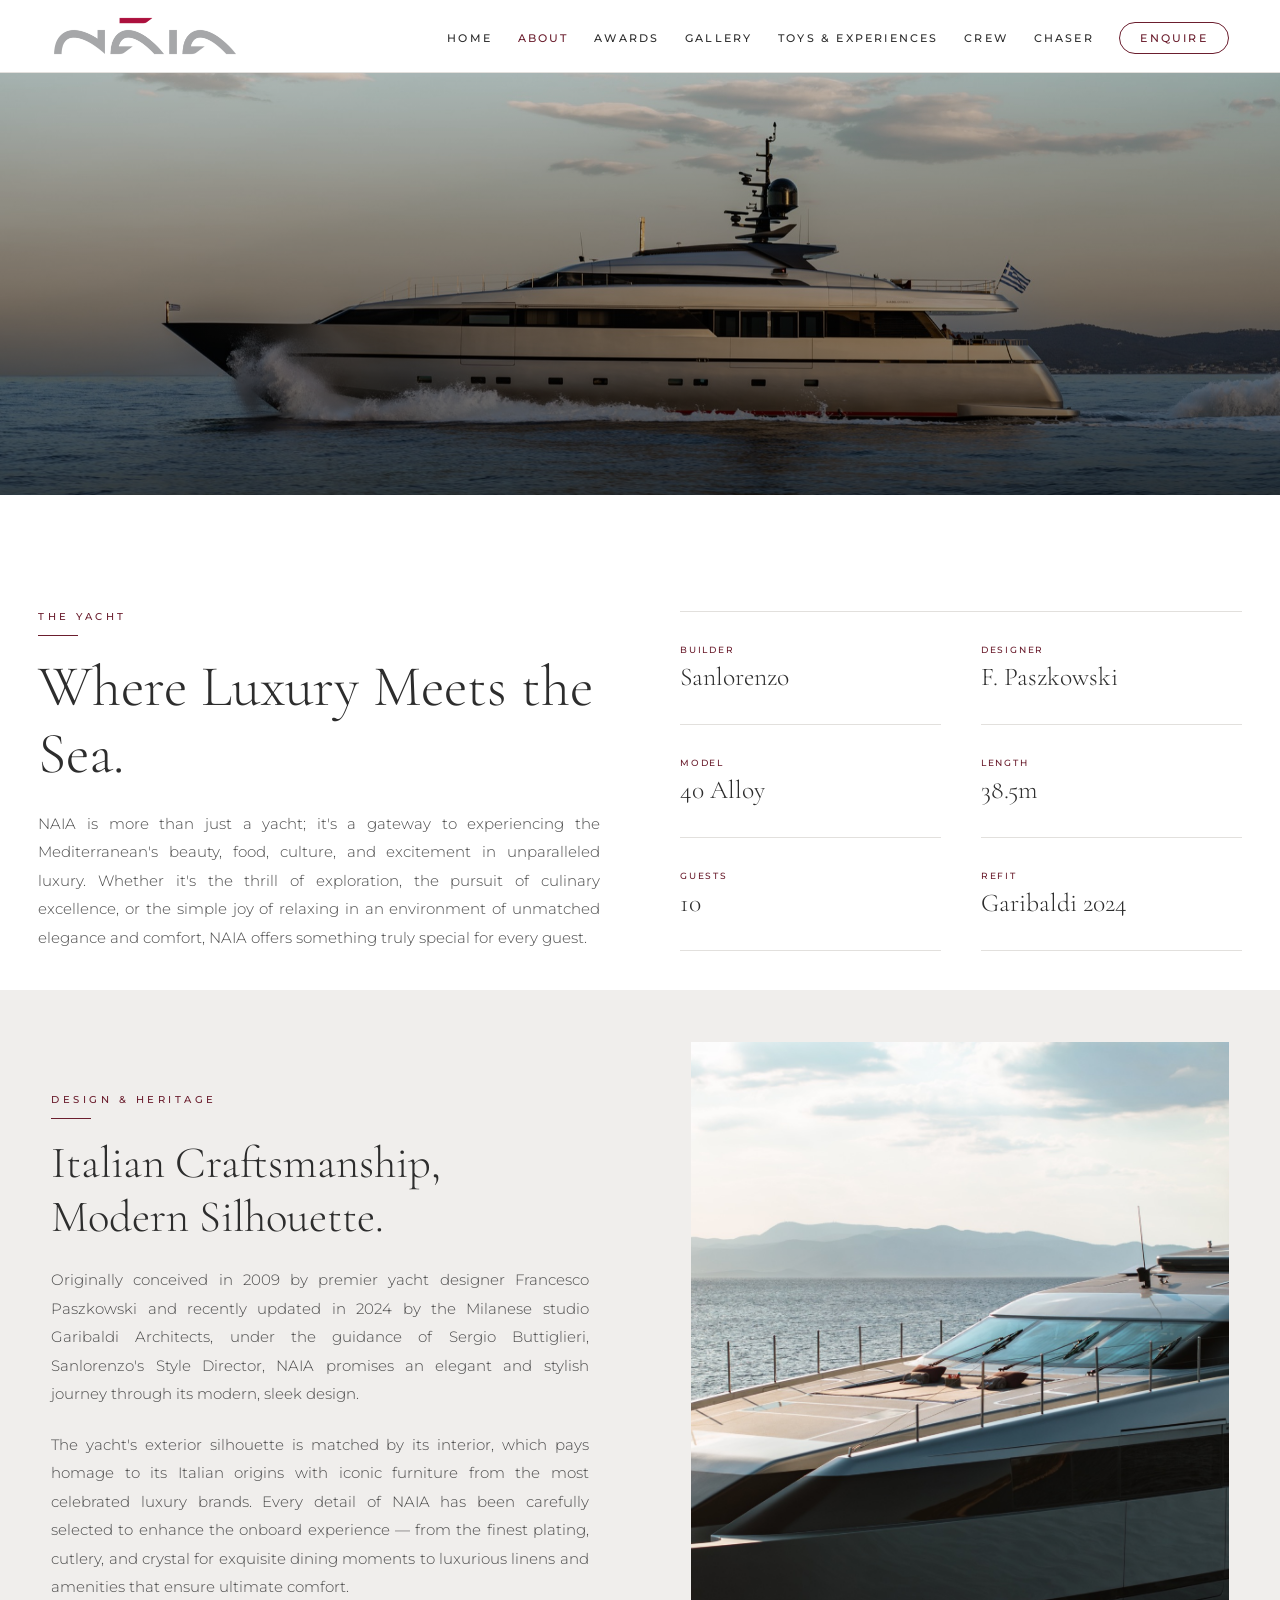
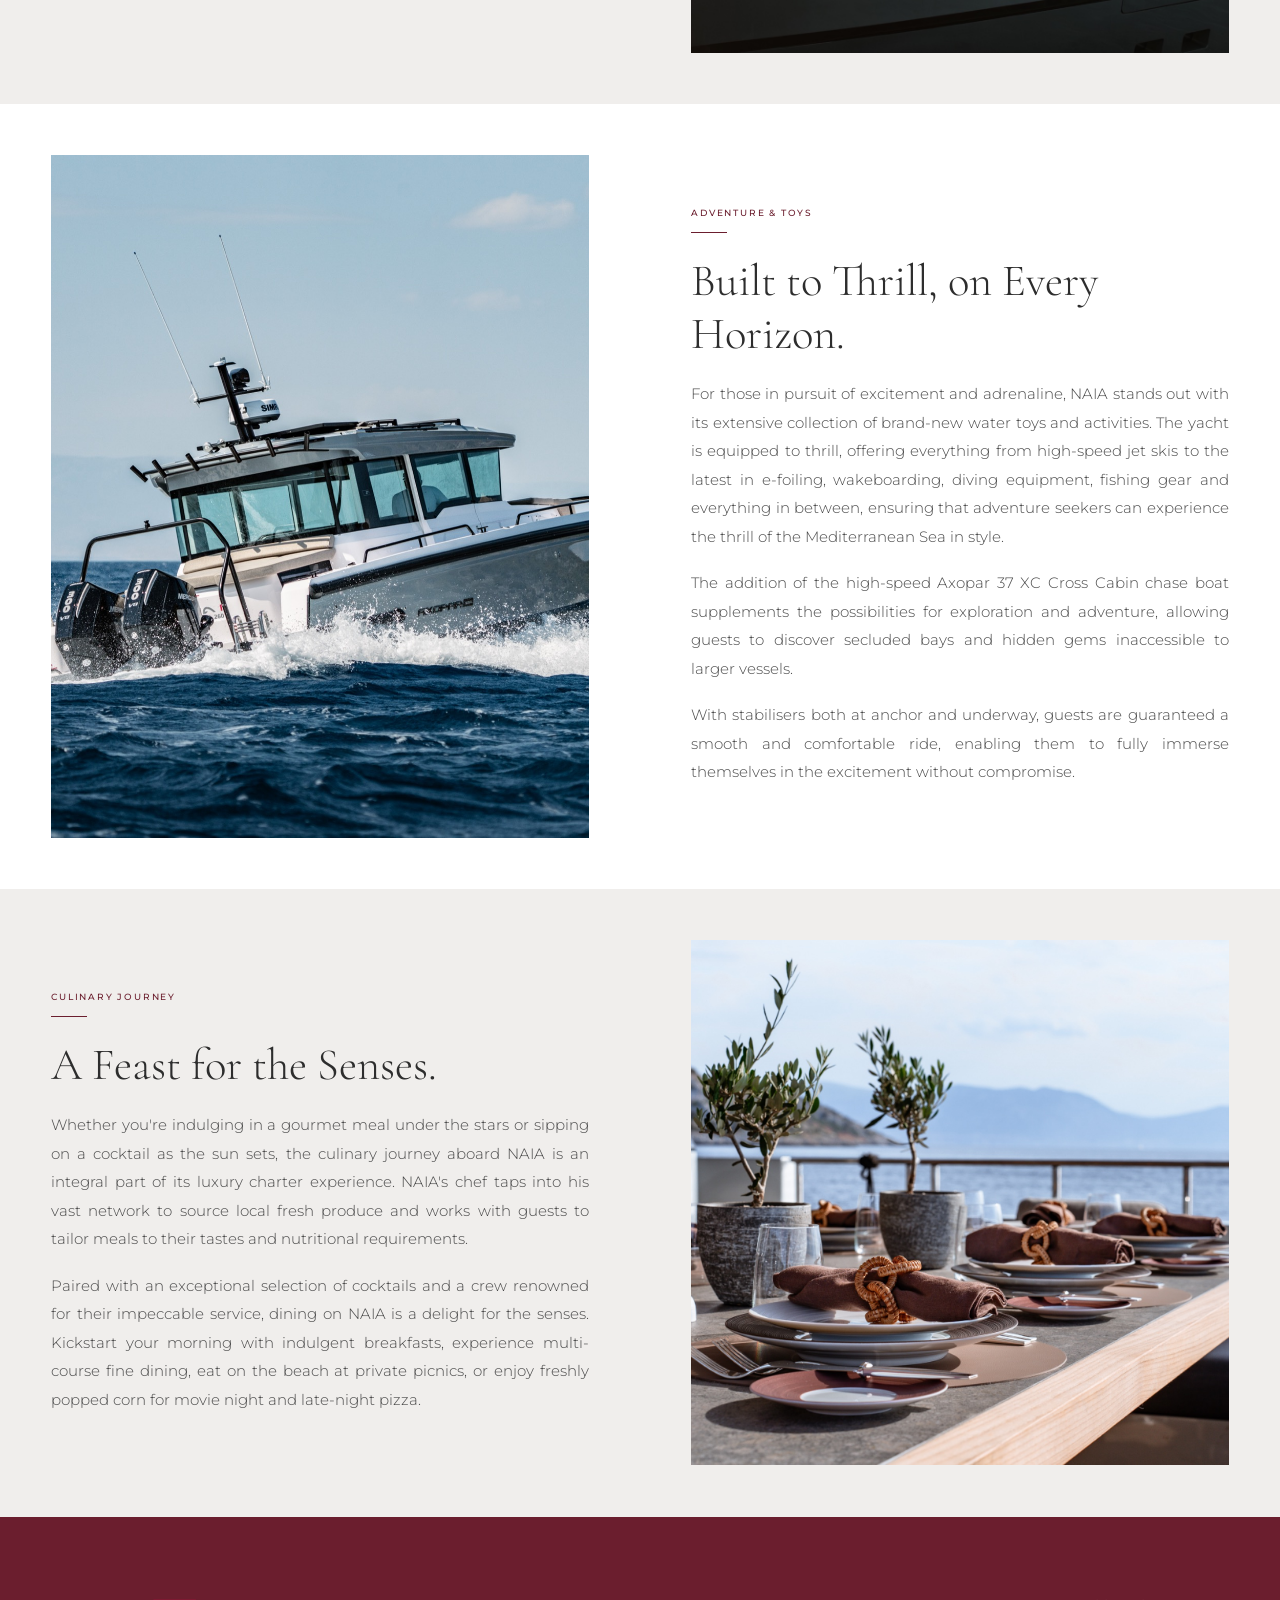
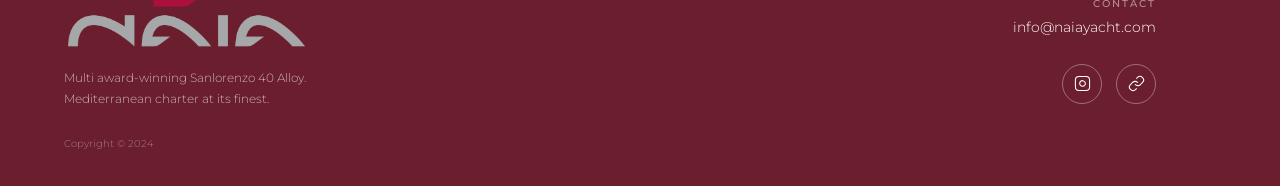
<file: about.html>
<!DOCTYPE html>
<html lang="en">
<head>
<meta charset="UTF-8">
<meta name="viewport" content="width=device-width, initial-scale=1.0">
<title>About — M/Y NAIA</title>
<link rel="preconnect" href="https://fonts.googleapis.com">
<link rel="preconnect" href="https://fonts.gstatic.com" crossorigin>
<link href="https://fonts.googleapis.com/css2?family=Cormorant+Garamond:ital,wght@0,300;0,400;0,600;1,300;1,400;1,600&family=Montserrat:wght@300;400;500&display=swap" rel="stylesheet">
<link rel="stylesheet" href="style.css?v=2">
<style>
/* ---- THE YACHT ---- */
.yacht-section {
  background: var(--white);
  padding: clamp(70px,9vw,120px) clamp(20px,3vw,60px) clamp(20px,3vw,40px);
  overflow-x: hidden;
}
.yacht-inner { max-width: 1500px; margin: 0 auto; }
.yacht-top {
  display: grid;
  grid-template-columns: 1fr 1fr;
  gap: 80px;
  align-items: center;
}
.yacht-heading {
  font-family:'Cormorant Garamond',serif;
  font-size:clamp(34px,5vw,58px); font-weight:300; color:var(--dark);
  line-height:1.15; margin-top:18px;
}
.yacht-body {
  font-family:'Montserrat',sans-serif; font-size:clamp(13px,1.3vw,15px);
  font-weight:300; color:var(--mid-grey); line-height:1.9;
  margin-top:22px; text-align:justify;
}
@media(max-width:768px) { .yacht-top { grid-template-columns:1fr; gap:40px; } }

/* Yacht specs row */
.yacht-specs-row {
  display: grid;
  grid-template-columns: repeat(2, 1fr);
  column-gap: 40px;
  border-top: 1px solid var(--border);
  align-content: start;
  max-width: 100%;
  margin-left: 0;
}
.ysr-item {
  padding: 32px 24px 32px 0;
  border-bottom: 1px solid var(--border);
}
.ysr-label {
  font-family:'Montserrat',sans-serif; font-size:9px; font-weight:500;
  text-transform:uppercase; letter-spacing:.2em; color:var(--burgundy); display:block;
}
.ysr-value {
  font-family:'Cormorant Garamond',serif; font-size:clamp(20px,2vw,28px);
  font-weight:300; color:var(--dark); display:block; margin-top:6px;
}

.specs-grid {
  display:grid; grid-template-columns:repeat(3,1fr);
  border:1px solid var(--border); margin-top:50px;
}
.spec-cell { padding:24px; border-right:1px solid var(--border); border-bottom:1px solid var(--border); }
.spec-cell:nth-child(3n)          { border-right:none; }
.spec-cell:nth-last-child(-n+3)   { border-bottom:none; }
.spec-label { font-family:'Montserrat',sans-serif; font-size:9px; font-weight:500; text-transform:uppercase; letter-spacing:.15em; color:var(--mid-grey); display:block; }
.spec-value { font-family:'Cormorant Garamond',serif; font-size:28px; font-weight:300; color:var(--dark); display:block; margin-top:7px; line-height:1.1; }

.exterior-img { width:100%; height:auto; display:block; margin-top:16px; }

/* Layout plan strip */
.layout-strip {
  background:var(--light-grey);
  padding:clamp(50px,7vw,90px) clamp(20px,5vw,80px);
}
.layout-inner { max-width:1100px; margin:0 auto; text-align:center; }
.layout-heading {
  font-family:'Cormorant Garamond',serif;
  font-size:clamp(28px,4vw,46px); font-weight:300; color:var(--dark); margin-top:14px;
}
.layout-sub {
  font-family:'Montserrat',sans-serif; font-size:clamp(13px,1.3vw,15px);
  font-weight:300; color:var(--mid-grey); line-height:1.9; margin-top:18px; max-width:660px; margin-left:auto; margin-right:auto;
}
.layout-img { width:100%; margin-top:40px; object-fit:contain; }

/* ---- SPLIT SECTIONS ---- */
.split-section {
  background: var(--white);
  padding: 0;
}
.split-section.white { background: var(--light-grey); }
.split-grid {
  display: grid; grid-template-columns: 1fr 1fr; gap: 0; align-items: stretch;
}
.split-img-wrap { padding: clamp(30px,4vw,60px); }
.split-img { width:100%; height:100%; min-height:460px; object-fit:cover; display:block; }
.split-eyebrow { font-family:'Montserrat',sans-serif; font-size:9px; font-weight:500; text-transform:uppercase; letter-spacing:.2em; color:var(--burgundy); display:block; }
.split-line { width:36px; height:1px; background:var(--burgundy); display:block; margin:14px 0 0; }
.split-text-col {
  padding: clamp(60px,8vw,110px) clamp(40px,4vw,72px);
  display: flex; flex-direction: column; justify-content: center;
}
.split-heading {
  font-family:'Cormorant Garamond',serif;
  font-size:clamp(28px,3.5vw,48px); font-weight:300; color:var(--dark);
  margin-top:22px; line-height:1.2;
}
.split-body {
  font-family:'Montserrat',sans-serif; font-size:clamp(13px,1.2vw,15px);
  font-weight:300; color:var(--mid-grey); line-height:1.9; margin-top:18px;
  text-align:left;
}
.split-section:not(.white) .split-body { text-align:justify; }
.split-section.white .split-body { text-align:justify; }
@media(max-width:900px) {
  .split-grid { grid-template-columns:1fr; gap:40px; }
}

/* ---- DESIGN & HERITAGE ---- */
.design-section {
  background:var(--light-grey);
  padding: 0;
}
.design-grid {
  display:grid; grid-template-columns:1fr 1fr; gap:0; align-items:stretch;
}
.design-text-col {
  padding: clamp(60px,8vw,110px) clamp(40px,4vw,72px);
  display: flex; flex-direction: column; justify-content: center;
}
.design-img-wrap { padding: clamp(30px,4vw,60px); }
.design-img { width:100%; height:100%; min-height:460px; object-fit:cover; display:block; }
.design-heading {
  font-family:'Cormorant Garamond',serif;
  font-size:clamp(28px,3.5vw,48px); font-weight:300; color:var(--dark);
  margin-top:18px; line-height:1.2;
}
.design-body {
  font-family:'Montserrat',sans-serif; font-size:clamp(13px,1.3vw,15px);
  font-weight:300; color:var(--mid-grey); line-height:1.9; margin-top:22px;
  text-align:justify;
}

@media(max-width:900px) {
  .specs-grid { grid-template-columns:repeat(2,1fr); }
  .spec-cell:nth-child(3n) { border-right:1px solid var(--border); }
  .spec-cell:nth-child(2n) { border-right:none; }
  .design-grid { grid-template-columns:1fr; gap:40px; }
}
@media(max-width:480px) {
  .specs-grid { grid-template-columns:repeat(2,1fr); }
}
</style>
</head>
<body style="overflow-x:hidden;">

<header id="site-header" data-solid="true">
  <nav>
    <a href="index.html" class="nav-logo"><img src="logo.webp" alt="M/Y NAIA"></a>
    <ul class="nav-links">
      <li><a href="index.html">Home</a></li>
      <li><a href="about.html" class="active">About</a></li>
      <li><a href="awards.html">Awards</a></li>
      <li><a href="gallery.html">Gallery</a></li>
      <li><a href="toys.html">Toys &amp; Experiences</a></li>
      <li><a href="crew.html">Crew</a></li>
      <li><a href="chaser.html">Chaser</a></li>
      <li><a href="enquire.html" class="nav-enquire">Enquire</a></li>
    </ul>
    <button class="hamburger" id="hamburger" aria-label="Open menu"><span></span><span></span><span></span></button>
  </nav>
</header>

<div class="mobile-menu" id="mobile-menu">
  <button class="mobile-close" id="mobile-close">&times;</button>
  <ul class="mobile-menu-links">
    <li><a href="index.html">Home</a></li>
    <li><a href="about.html">About</a></li>
    <li><a href="awards.html">Awards</a></li>
    <li><a href="gallery.html">Gallery</a></li>
    <li><a href="toys.html">Toys &amp; Experiences</a></li>
    <li><a href="crew.html">Crew</a></li>
    <li><a href="chaser.html">Chaser</a></li>
    <li><a href="enquire.html">Enquire</a></li>
  </ul>
</div>

<!-- PAGE HERO -->
<div class="page-hero" style="background-image:url('yacht-exterior.jpg'); background-position:center 40%; padding-top:72px;">
  <div class="page-hero-content">
  </div>
</div>

<main>

<!-- THE YACHT -->
<section class="yacht-section">
  <div class="yacht-inner">
    <div class="yacht-top">
      <div>
        <span class="section-eyebrow reveal" style="--i:0">The Yacht</span>
        <span class="eyebrow-line reveal" style="--i:1"></span>
        <h2 class="yacht-heading reveal" style="--i:2">Where Luxury Meets the Sea.</h2>
        <p class="yacht-body reveal" style="--i:3">NAIA is more than just a yacht; it's a gateway to experiencing the Mediterranean's beauty, food, culture, and excitement in unparalleled luxury. Whether it's the thrill of exploration, the pursuit of culinary excellence, or the simple joy of relaxing in an environment of unmatched elegance and comfort, NAIA offers something truly special for every guest.</p>
      </div>
      <div class="yacht-specs-row reveal" style="--i:4">
        <div class="ysr-item"><span class="ysr-label">Builder</span><span class="ysr-value">Sanlorenzo</span></div>
        <div class="ysr-item"><span class="ysr-label">Designer</span><span class="ysr-value">F. Paszkowski</span></div>
        <div class="ysr-item"><span class="ysr-label">Model</span><span class="ysr-value">40 Alloy</span></div>
        <div class="ysr-item"><span class="ysr-label">Length</span><span class="ysr-value">38.5m</span></div>
        <div class="ysr-item"><span class="ysr-label">Guests</span><span class="ysr-value">10</span></div>
        <div class="ysr-item"><span class="ysr-label">Refit</span><span class="ysr-value">Garibaldi 2024</span></div>
      </div>
    </div>

  </div>
</section>


<!-- DESIGN & HERITAGE -->
<section class="design-section">
  <div class="design-grid">
    <div class="design-text-col">
      <span class="section-eyebrow reveal" style="--i:1">Design &amp; Heritage</span>
      <span class="eyebrow-line reveal" style="--i:2"></span>
      <h2 class="design-heading reveal" style="--i:3">Italian Craftsmanship, Modern Silhouette.</h2>
      <p class="design-body reveal" style="--i:4">Originally conceived in 2009 by premier yacht designer Francesco Paszkowski and recently updated in 2024 by the Milanese studio Garibaldi Architects, under the guidance of Sergio Buttiglieri, Sanlorenzo's Style Director, NAIA promises an elegant and stylish journey through its modern, sleek design.</p>
      <p class="design-body reveal" style="--i:5">The yacht's exterior silhouette is matched by its interior, which pays homage to its Italian origins with iconic furniture from the most celebrated luxury brands. Every detail of NAIA has been carefully selected to enhance the onboard experience — from the finest plating, cutlery, and crystal for exquisite dining moments to luxurious linens and amenities that ensure ultimate comfort.</p>
    </div>
    <div class="design-img-wrap reveal" style="--i:0">
      <img src="design-heritage.jpg" alt="Italian design interior" class="design-img" loading="lazy">
    </div>
  </div>
</section>

<!-- ADVENTURE & TOYS -->
<section class="split-section">
  <div class="split-grid">
    <div class="split-img-wrap reveal" style="--i:0">
      <img src="chaser-1.jpg" alt="Adventure and toys" class="split-img" loading="lazy">
    </div>
    <div class="split-text-col">
      <span class="split-eyebrow reveal" style="--i:1">Adventure &amp; Toys</span>
      <span class="split-line reveal" style="--i:2"></span>
      <h2 class="split-heading reveal" style="--i:3">Built to Thrill, on Every Horizon.</h2>
      <p class="split-body reveal" style="--i:4">For those in pursuit of excitement and adrenaline, NAIA stands out with its extensive collection of brand-new water toys and activities. The yacht is equipped to thrill, offering everything from high-speed jet skis to the latest in e-foiling, wakeboarding, diving equipment, fishing gear and everything in between, ensuring that adventure seekers can experience the thrill of the Mediterranean Sea in style.</p>
      <p class="split-body reveal" style="--i:5">The addition of the high-speed Axopar 37 XC Cross Cabin chase boat supplements the possibilities for exploration and adventure, allowing guests to discover secluded bays and hidden gems inaccessible to larger vessels.</p>
      <p class="split-body reveal" style="--i:6">With stabilisers both at anchor and underway, guests are guaranteed a smooth and comfortable ride, enabling them to fully immerse themselves in the excitement without compromise.</p>
    </div>
  </div>
</section>

<!-- CULINARY JOURNEY -->
<section class="split-section white">
  <div class="split-grid">
    <div class="split-text-col">
      <span class="split-eyebrow reveal" style="--i:0">Culinary Journey</span>
      <span class="split-line reveal" style="--i:1"></span>
      <h2 class="split-heading reveal" style="--i:2">A Feast for the Senses.</h2>
      <p class="split-body reveal" style="--i:3">Whether you're indulging in a gourmet meal under the stars or sipping on a cocktail as the sun sets, the culinary journey aboard NAIA is an integral part of its luxury charter experience. NAIA's chef taps into his vast network to source local fresh produce and works with guests to tailor meals to their tastes and nutritional requirements.</p>
      <p class="split-body reveal" style="--i:4">Paired with an exceptional selection of cocktails and a crew renowned for their impeccable service, dining on NAIA is a delight for the senses. Kickstart your morning with indulgent breakfasts, experience multi-course fine dining, eat on the beach at private picnics, or enjoy freshly popped corn for movie night and late-night pizza.</p>
    </div>
    <div class="split-img-wrap reveal" style="--i:1">
      <img src="culinary.jpg" alt="Culinary experience aboard NAIA" class="split-img" loading="lazy">
    </div>
  </div>
</section>

</main>

<footer>
  <div class="footer-inner">
    <div class="footer-left">
      <a href="index.html"><img src="logo.webp" alt="M/Y NAIA" class="footer-logo"></a>
      <p class="footer-tagline">Multi award-winning Sanlorenzo 40 Alloy.<br>Mediterranean charter at its finest.</p>
      <p class="footer-copy">Copyright &copy; 2024</p>
    </div>
    <div class="footer-right">
      <span class="footer-contact-label">Contact</span>
      <a href="mailto:info@naiayacht.com" class="footer-email">info@naiayacht.com</a>
      <div class="footer-icons">
        <a href="https://www.instagram.com/naiayacht/" target="_blank" rel="noopener noreferrer" class="footer-icon-btn" aria-label="Instagram">
          <svg viewBox="0 0 24 24"><rect x="2" y="2" width="20" height="20" rx="5" ry="5"></rect><path d="M16 11.37A4 4 0 1 1 12.63 8 4 4 0 0 1 16 11.37z"></path><line x1="17.5" y1="6.5" x2="17.51" y2="6.5"></line></svg>
        </a>
        <a href="https://iyc.com/charter/naia-39m/" target="_blank" rel="noopener noreferrer" class="footer-icon-btn" aria-label="IYC Charter Listing">
          <svg viewBox="0 0 24 24"><path d="M10 13a5 5 0 0 0 7.54.54l3-3a5 5 0 0 0-7.07-7.07l-1.72 1.71"></path><path d="M14 11a5 5 0 0 0-7.54-.54l-3 3a5 5 0 0 0 7.07 7.07l1.71-1.71"></path></svg>
        </a>
      </div>
    </div>
  </div>
</footer>

<script src="nav.js"></script>
</body>
</html>
</file>
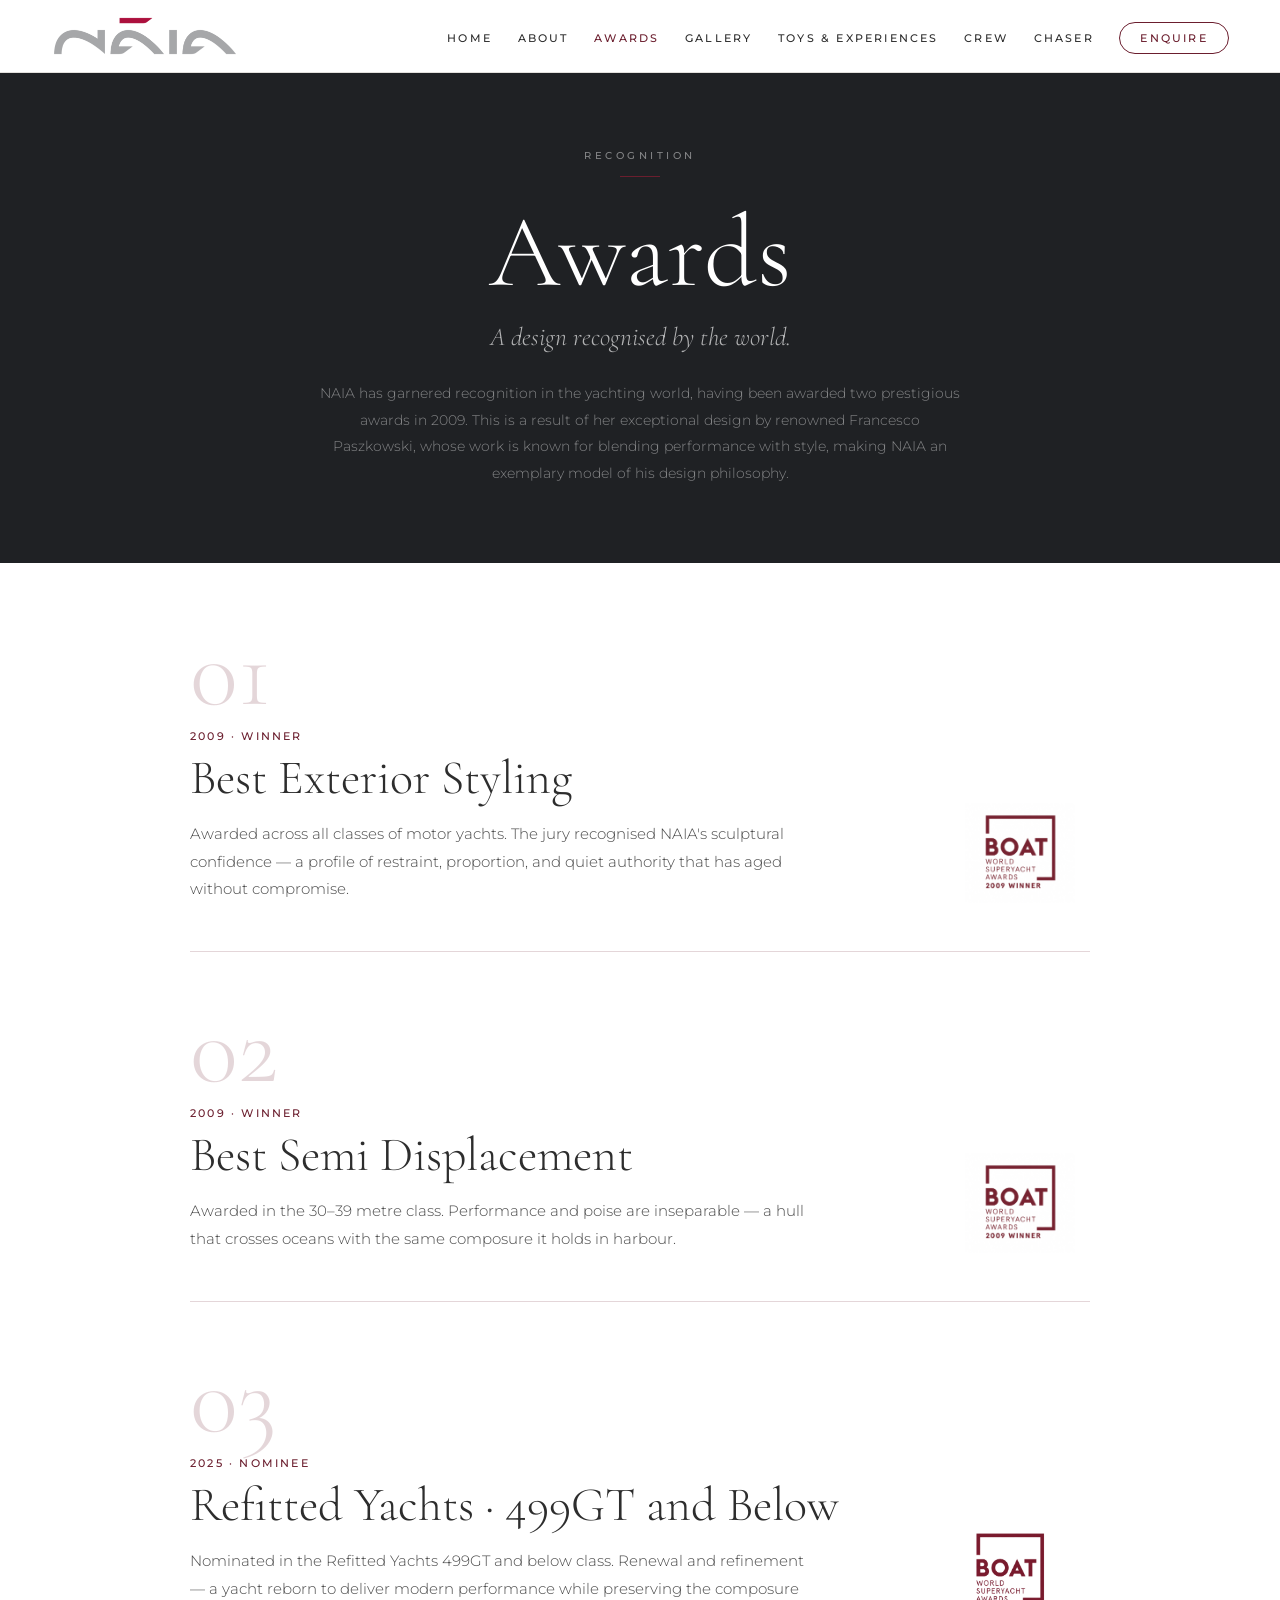
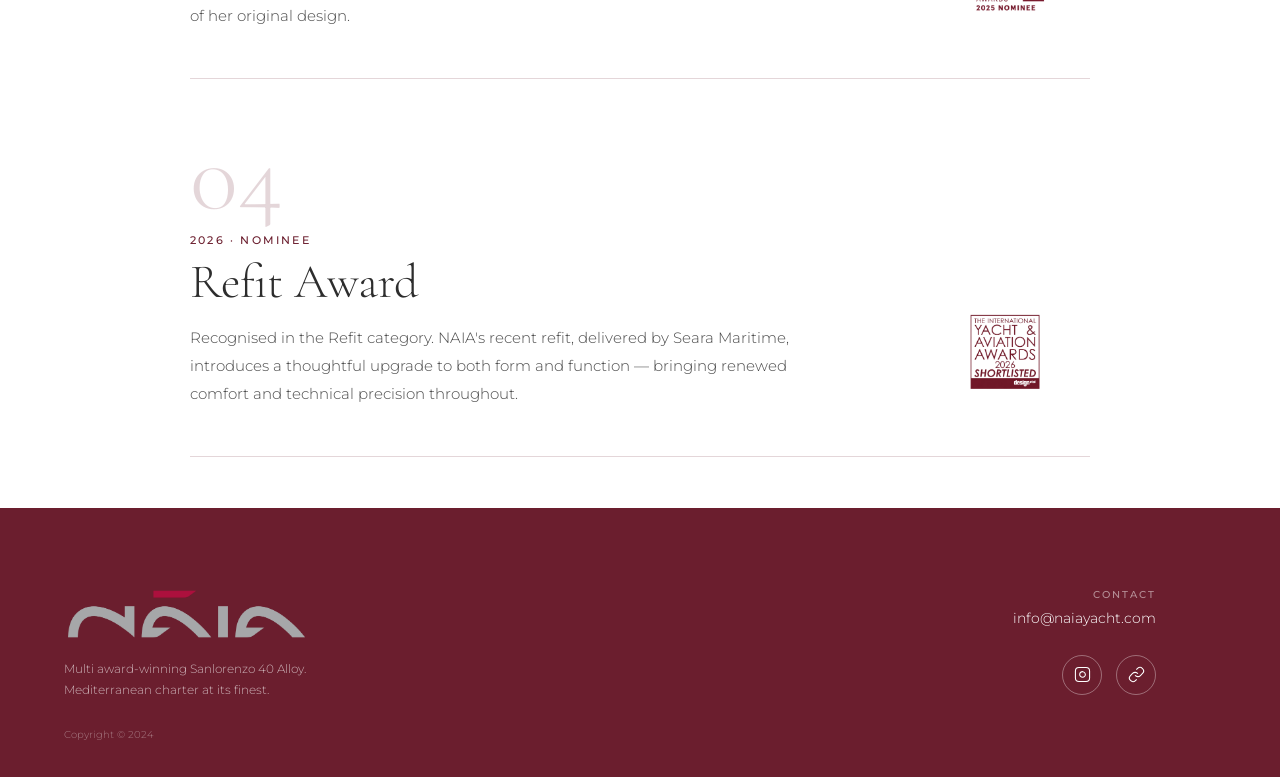
<file: awards.html>
<!DOCTYPE html>
<html lang="en">
<head>
<meta charset="UTF-8">
<meta name="viewport" content="width=device-width, initial-scale=1.0">
<title>Awards — M/Y NAIA</title>
<link rel="preconnect" href="https://fonts.googleapis.com">
<link rel="preconnect" href="https://fonts.gstatic.com" crossorigin>
<link href="https://fonts.googleapis.com/css2?family=Cormorant+Garamond:ital,wght@0,300;0,400;0,600;1,300;1,400;1,600&family=Montserrat:wght@300;400;500&display=swap" rel="stylesheet">
<link rel="stylesheet" href="style.css?v=2">
<style>
.awards-section {
  background: var(--white);
  padding: clamp(36px,4vw,56px) clamp(20px,5vw,80px);
}
.awards-inner { max-width: 900px; margin: 0 auto; }

.awards-top-heading {
  font-family:'Cormorant Garamond',serif;
  font-size:clamp(36px,6vw,70px); font-weight:300; color:var(--dark);
  line-height:1.05; margin-top:18px;
}
.awards-top-heading em { font-style:italic; }
.awards-intro {
  font-family:'Montserrat',sans-serif; font-size:clamp(13px,1.3vw,15px);
  font-weight:300; color:var(--mid-grey); line-height:1.9;
  margin-top:0; margin-bottom:52px;
}

.award-entry { border-bottom:1px solid rgba(107,30,46,0.18); padding:48px 0; display:flex; align-items:flex-end; justify-content:space-between; gap:40px; }
.award-entry:first-of-type { padding-top:8px; }
.award-entry-left { flex:1; }

.award-number {
  font-family:'Cormorant Garamond',serif;
  font-size:clamp(60px,8vw,100px); font-weight:300; color:rgba(107,30,46,0.18); line-height:1;
}
.award-status {
  font-family:'Montserrat',sans-serif; font-size:11px; font-weight:500;
  text-transform:uppercase; letter-spacing:0.2em; color:var(--burgundy);
  margin-top:6px; display:block;
}
.award-name {
  font-family:'Cormorant Garamond',serif;
  font-size:clamp(26px,4vw,48px); font-weight:300; color:var(--dark);
  margin-top:8px; line-height:1.15;
}
.award-divider { border:none; border-top:1px solid var(--border); margin:16px 0 14px; }

.award-description {
  font-family:'Montserrat',sans-serif; font-size:clamp(13px,1.2vw,15px); font-weight:300;
  color:var(--mid-grey); line-height:1.85; margin-top:14px; max-width:620px;
}
.award-logo-wrap { width:140px; height:100px; flex-shrink:0; display:flex; align-items:center; justify-content:center; }
.award-logo { width:140px; height:100px; object-fit:contain; object-position:center; display:block; opacity:1; }
.award-logo-wrap.lg { width:165px; height:118px; }
.award-logo-wrap.lg .award-logo { width:165px; height:118px; }

@media(max-width:600px) {
  .award-body-row { grid-template-columns:1fr; }
  .award-meta { text-align:left; }
  .award-logo { margin-left:0; }
}

@media(max-width:600px) {
  .award-footer { flex-direction:column; align-items:flex-start; }
}
</style>
</head>
<body>

<header id="site-header" data-solid="true">
  <nav>
    <a href="index.html" class="nav-logo"><img src="logo.webp" alt="M/Y NAIA"></a>
    <ul class="nav-links">
      <li><a href="index.html">Home</a></li>
      <li><a href="about.html">About</a></li>
      <li><a href="awards.html" class="active">Awards</a></li>
      <li><a href="gallery.html">Gallery</a></li>
      <li><a href="toys.html">Toys &amp; Experiences</a></li>
      <li><a href="crew.html">Crew</a></li>
      <li><a href="chaser.html">Chaser</a></li>
      <li><a href="enquire.html" class="nav-enquire">Enquire</a></li>
    </ul>
    <button class="hamburger" id="hamburger" aria-label="Open menu"><span></span><span></span><span></span></button>
  </nav>
</header>

<div class="mobile-menu" id="mobile-menu">
  <button class="mobile-close" id="mobile-close">&times;</button>
  <ul class="mobile-menu-links">
    <li><a href="index.html">Home</a></li>
    <li><a href="about.html">About</a></li>
    <li><a href="awards.html">Awards</a></li>
    <li><a href="gallery.html">Gallery</a></li>
    <li><a href="toys.html">Toys &amp; Experiences</a></li>
    <li><a href="crew.html">Crew</a></li>
    <li><a href="chaser.html">Chaser</a></li>
    <li><a href="enquire.html">Enquire</a></li>
  </ul>
</div>

<div style="height:72px;"></div>

<!-- AWARDS HERO STRIP -->
<div style="background:#1f2124; padding:clamp(50px,6vw,80px) clamp(24px,5vw,80px); text-align:center;">
  <span class="section-eyebrow reveal" style="--i:0; color:rgba(255,255,255,0.45);">Recognition</span>
  <span class="eyebrow-line reveal" style="--i:1; margin:14px auto 0;"></span>
  <h1 class="reveal" style="--i:2; font-family:'Cormorant Garamond',serif; font-size:clamp(52px,8vw,110px); font-weight:300; color:var(--white); line-height:1; margin-top:24px;">Awards</h1>
  <p class="reveal" style="--i:3; font-family:'Cormorant Garamond',serif; font-style:italic; font-size:clamp(18px,2vw,26px); color:rgba(255,255,255,0.65); margin-top:18px;">A design recognised by the world.</p>
  <p class="reveal" style="--i:4; font-family:'Montserrat',sans-serif; font-size:clamp(12px,1.2vw,14px); font-weight:300; color:rgba(255,255,255,0.45); line-height:1.9; margin-top:28px; max-width:640px; margin-left:auto; margin-right:auto;">NAIA has garnered recognition in the yachting world, having been awarded two prestigious awards in 2009. This is a result of her exceptional design by renowned Francesco Paszkowski, whose work is known for blending performance with style, making NAIA an exemplary model of his design philosophy.</p>
</div>

<main>
<section class="awards-section">
  <div class="awards-inner">

    <article class="award-entry reveal" style="--i:0">
      <div class="award-entry-left">
        <div class="award-number">01</div>
        <span class="award-status">2009 · Winner</span>
        <h3 class="award-name">Best Exterior Styling</h3>
        <p class="award-description">Awarded across all classes of motor yachts. The jury recognised NAIA's sculptural confidence — a profile of restraint, proportion, and quiet authority that has aged without compromise.</p>
      </div>
      <div class="award-logo-wrap"><img src="awards-logo-1.png" alt="Boat World Superyacht Awards" class="award-logo" loading="lazy" onerror="this.parentElement.style.display='none'"></div>
    </article>

    <article class="award-entry reveal" style="--i:1">
      <div class="award-entry-left">
        <div class="award-number">02</div>
        <span class="award-status">2009 · Winner</span>
        <h3 class="award-name">Best Semi Displacement</h3>
        <p class="award-description">Awarded in the 30–39 metre class. Performance and poise are inseparable — a hull that crosses oceans with the same composure it holds in harbour.</p>
      </div>
      <div class="award-logo-wrap"><img src="awards-logo-1.png" alt="Boat World Superyacht Awards" class="award-logo" loading="lazy" onerror="this.parentElement.style.display='none'"></div>
    </article>

    <article class="award-entry reveal" style="--i:2">
      <div class="award-entry-left">
        <div class="award-number">03</div>
        <span class="award-status">2025 · Nominee</span>
        <h3 class="award-name">Refitted Yachts · 499GT and Below</h3>
        <p class="award-description">Nominated in the Refitted Yachts 499GT and below class. Renewal and refinement — a yacht reborn to deliver modern performance while preserving the composure of her original design.</p>
      </div>
      <div class="award-logo-wrap lg"><img src="awards-logo-2.png" alt="Award logo" class="award-logo" loading="lazy" onerror="this.parentElement.style.display='none'"></div>
    </article>

    <article class="award-entry reveal" style="--i:3">
      <div class="award-entry-left">
        <div class="award-number">04</div>
        <span class="award-status">2026 · Nominee</span>
        <h3 class="award-name">Refit Award</h3>
        <p class="award-description">Recognised in the Refit category. NAIA's recent refit, delivered by Seara Maritime, introduces a thoughtful upgrade to both form and function — bringing renewed comfort and technical precision throughout.</p>
      </div>
      <div class="award-logo-wrap lg"><img src="awards-logo-3.png" alt="Award logo" class="award-logo" loading="lazy" onerror="this.parentElement.style.display='none'"></div>
    </article>
  </div>
</section>
</main>

<footer>
  <div class="footer-inner">
    <div class="footer-left">
      <a href="index.html"><img src="logo.webp" alt="M/Y NAIA" class="footer-logo"></a>
      <p class="footer-tagline">Multi award-winning Sanlorenzo 40 Alloy.<br>Mediterranean charter at its finest.</p>
      <p class="footer-copy">Copyright &copy; 2024</p>
    </div>
    <div class="footer-right">
      <span class="footer-contact-label">Contact</span>
      <a href="mailto:info@naiayacht.com" class="footer-email">info@naiayacht.com</a>
      <div class="footer-icons">
        <a href="https://www.instagram.com/naiayacht/" target="_blank" rel="noopener noreferrer" class="footer-icon-btn" aria-label="Instagram">
          <svg viewBox="0 0 24 24"><rect x="2" y="2" width="20" height="20" rx="5" ry="5"></rect><path d="M16 11.37A4 4 0 1 1 12.63 8 4 4 0 0 1 16 11.37z"></path><line x1="17.5" y1="6.5" x2="17.51" y2="6.5"></line></svg>
        </a>
        <a href="https://iyc.com/charter/naia-39m/" target="_blank" rel="noopener noreferrer" class="footer-icon-btn" aria-label="IYC Charter Listing">
          <svg viewBox="0 0 24 24"><path d="M10 13a5 5 0 0 0 7.54.54l3-3a5 5 0 0 0-7.07-7.07l-1.72 1.71"></path><path d="M14 11a5 5 0 0 0-7.54-.54l-3 3a5 5 0 0 0 7.07 7.07l1.71-1.71"></path></svg>
        </a>
      </div>
    </div>
  </div>
</footer>

<script src="nav.js"></script>
</body>
</html>
</file>
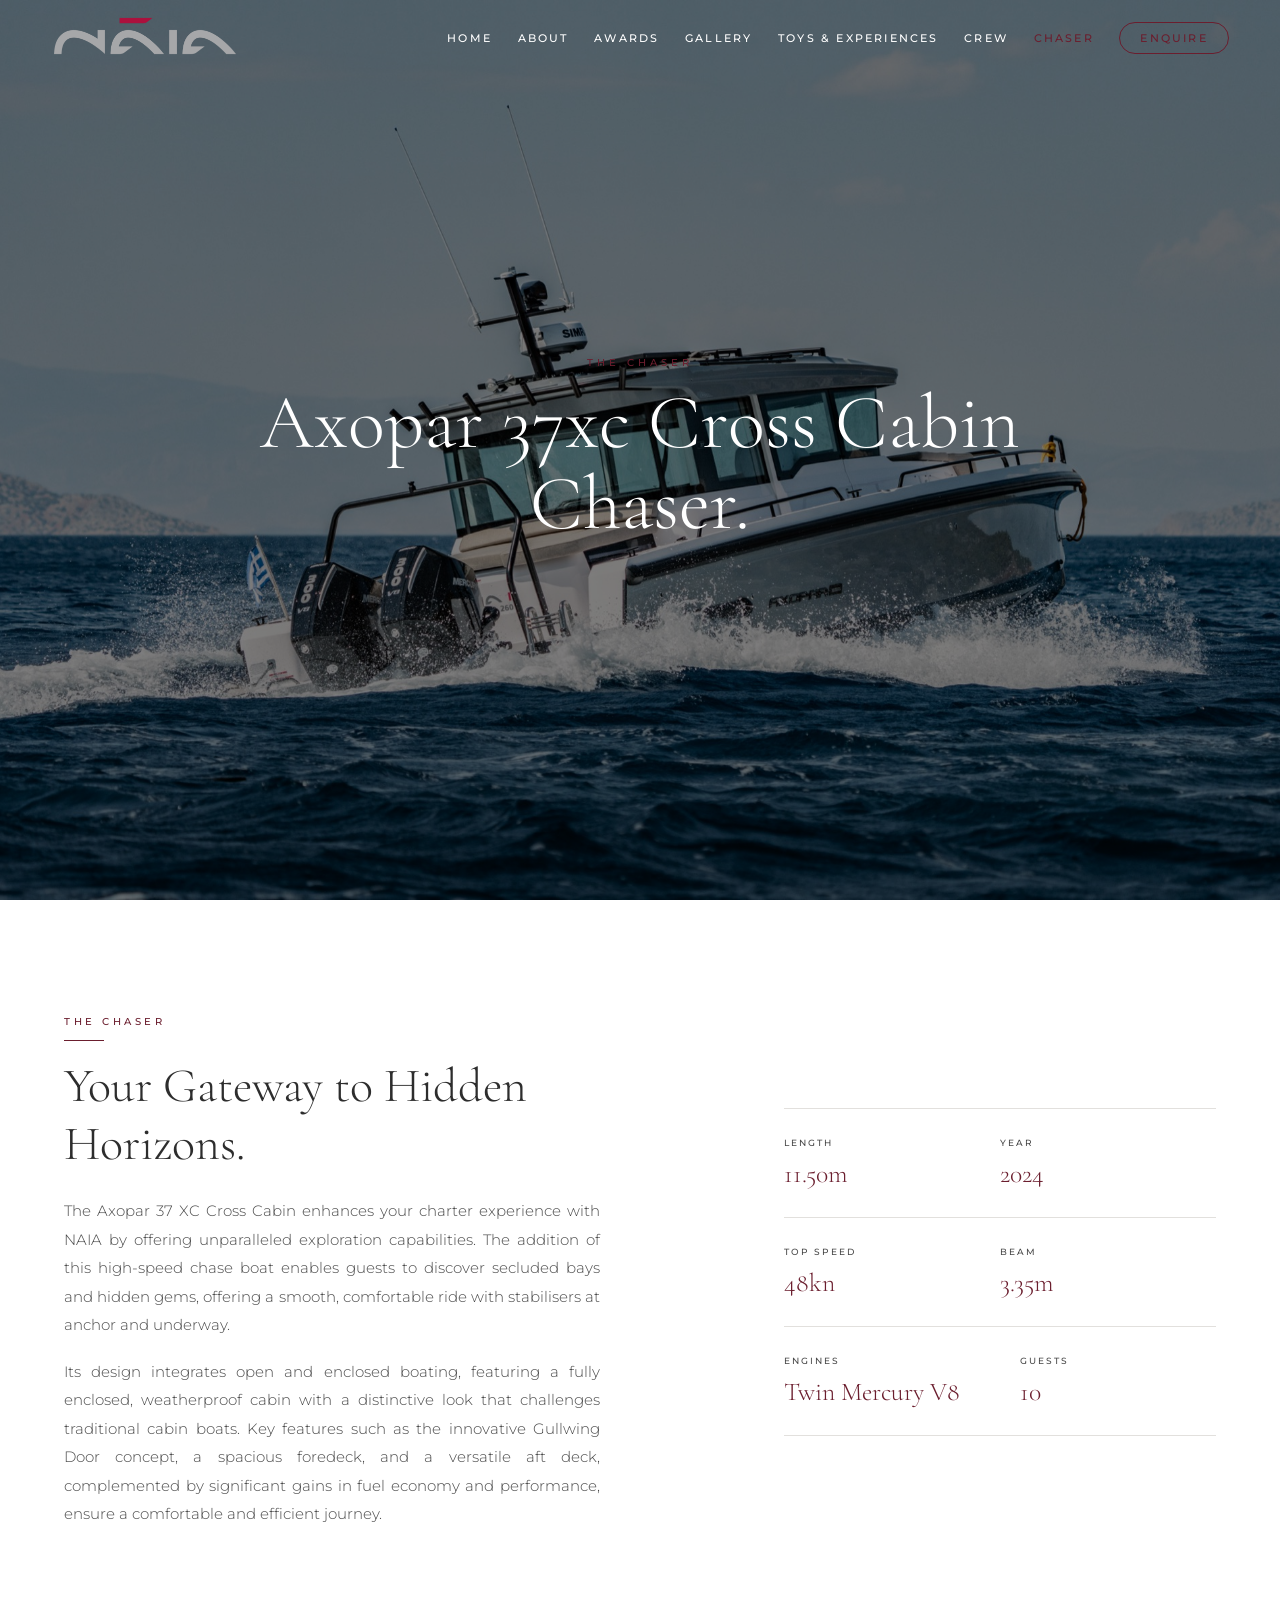
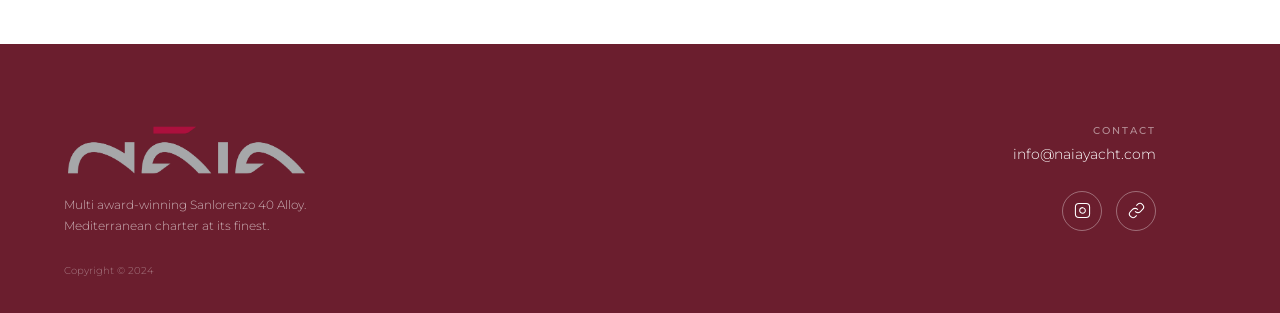
<file: chaser.html>
<!DOCTYPE html>
<html lang="en">
<head>
<meta charset="UTF-8">
<meta name="viewport" content="width=device-width, initial-scale=1.0">
<title>The Chaser — M/Y NAIA</title>
<link rel="preconnect" href="https://fonts.googleapis.com">
<link rel="preconnect" href="https://fonts.gstatic.com" crossorigin>
<link href="https://fonts.googleapis.com/css2?family=Cormorant+Garamond:ital,wght@0,300;0,400;0,600;1,300;1,400;1,600&family=Montserrat:wght@300;400;500&display=swap" rel="stylesheet">
<link rel="stylesheet" href="style.css?v=2">
<style>
/* Hero with parallax */
.chaser-hero {
  position:relative; min-height:100vh;
  background:url('chaser-1.jpg') center center / cover no-repeat;
  display:flex; align-items:center; justify-content:center;
  text-align:center; padding:clamp(80px,10vw,140px) clamp(20px,5vw,60px);
}
.chaser-hero::before {
  content:''; position:absolute; inset:0;
  background:rgba(0,0,0,.5); pointer-events:none;
}
.chaser-hero-content { position:relative; z-index:1; max-width:800px; }

.chaser-eyebrow { font-family:'Montserrat',sans-serif; font-size:10px; font-weight:500; text-transform:uppercase; letter-spacing:.4em; color:var(--burgundy); display:block; }
.chaser-title {
  font-family:'Cormorant Garamond',serif;
  font-size:clamp(34px,6vw,80px); font-weight:300; color:var(--white);
  line-height:1.05; margin-top:14px;
}
.chaser-subtitle {
  font-family:'Cormorant Garamond',serif; font-style:italic;
  font-size:clamp(16px,2vw,22px); color:rgba(255,255,255,.8); margin-top:10px;
}
.chaser-tagline {
  font-family:'Cormorant Garamond',serif; font-style:italic;
  font-size:clamp(20px,2.5vw,28px); color:var(--white); margin-top:32px; line-height:1.4;
}
.chaser-body {
  font-family:'Montserrat',sans-serif; font-size:clamp(13px,1.3vw,15px);
  font-weight:300; color:rgba(255,255,255,.82); line-height:1.9;
  margin-top:22px; max-width:620px; margin-left:auto; margin-right:auto;
}
.chaser-specs-row {
  font-family:'Montserrat',sans-serif; font-size:12px; font-weight:500;
  color:var(--white); text-transform:uppercase; letter-spacing:.15em;
  margin-top:36px;
}

/* Specs grid section */
.chaser-specs-section {
  background:var(--white);
  padding:clamp(70px,9vw,110px) clamp(20px,5vw,80px);
}
.chaser-specs-inner { max-width:1000px; margin:0 auto; }
.chaser-specs-heading {
  font-family:'Cormorant Garamond',serif;
  font-size:clamp(28px,4vw,48px); font-weight:300; color:var(--dark); margin-top:16px;
}
.chaser-specs-body {
  font-family:'Montserrat',sans-serif; font-size:clamp(13px,1.3vw,15px);
  font-weight:300; color:var(--mid-grey); line-height:1.9; margin-top:18px; max-width:640px;
  text-align:justify;
}

/* Redesigned specs bar */
.specs-grid6 {
  display:flex; justify-content:space-between; align-items:center;
  margin-top:60px; padding:48px 0;
  border-top:1px solid var(--border); border-bottom:1px solid var(--border);
}
.sg-cell { text-align:center; flex:1; position:relative; }
.sg-cell:not(:last-child)::after {
  content:''; position:absolute; right:0; top:50%; transform:translateY(-50%);
  height:40px; width:1px; background:var(--border);
}
.sg-label { font-family:'Montserrat',sans-serif; font-size:9px; font-weight:500; text-transform:uppercase; letter-spacing:.22em; color:var(--mid-grey); display:block; margin-bottom:10px; }
.sg-value { font-family:'Cormorant Garamond',serif; font-size:clamp(24px,3vw,40px); font-weight:300; color:var(--burgundy); display:block; }

.chaser-img2 { width:100%; max-height:500px; object-fit:cover; display:block; margin-top:56px; }

.chaser-main-grid {
  max-width: 1300px;
  margin: 0 auto;
  display: grid;
  grid-template-columns: 1fr 1fr;
  gap: 80px;
  align-items: center;
}
.chaser-specs-aside {
  display: grid;
  grid-template-columns: repeat(2,1fr);
  border-top: 1px solid var(--border);
  align-content: start;
  max-width: 480px;
  margin-left: auto;
}
@media(max-width:768px) {
  .specs-grid6 { grid-template-columns:repeat(2,1fr); }
  .sg-cell:nth-child(3n) { border-right:1px solid var(--border); }
  .sg-cell:nth-child(2n) { border-right:none; }
  .chaser-main-grid { grid-template-columns: 1fr; gap: 40px; }
  .chaser-specs-body { text-align: left; }
  .chaser-specs-aside { max-width: 100%; margin-left: 0; }
}
</style>
</head>
<body>

<header id="site-header" style="position:fixed;top:0;left:0;width:100%;z-index:900;background:transparent;border-bottom:1px solid transparent;transition:background .4s ease,border-color .4s ease;">
  <nav>
    <a href="index.html" class="nav-logo"><img src="logo.webp" alt="M/Y NAIA"></a>
    <ul class="nav-links">
      <li><a href="index.html">Home</a></li>
      <li><a href="about.html">About</a></li>
      <li><a href="awards.html">Awards</a></li>
      <li><a href="gallery.html">Gallery</a></li>
      <li><a href="toys.html">Toys &amp; Experiences</a></li>
      <li><a href="crew.html">Crew</a></li>
      <li><a href="chaser.html" class="active">Chaser</a></li>
      <li><a href="enquire.html" class="nav-enquire">Enquire</a></li>
    </ul>
    <button class="hamburger" id="hamburger" aria-label="Open menu"><span></span><span></span><span></span></button>
  </nav>
</header>

<div class="mobile-menu" id="mobile-menu">
  <button class="mobile-close" id="mobile-close">&times;</button>
  <ul class="mobile-menu-links">
    <li><a href="index.html">Home</a></li>
    <li><a href="about.html">About</a></li>
    <li><a href="awards.html">Awards</a></li>
    <li><a href="gallery.html">Gallery</a></li>
    <li><a href="toys.html">Toys &amp; Experiences</a></li>
    <li><a href="crew.html">Crew</a></li>
    <li><a href="chaser.html">Chaser</a></li>
    <li><a href="enquire.html">Enquire</a></li>
  </ul>
</div>

<main>
<!-- CHASER HERO -->
<section class="chaser-hero" id="chaser-hero">
  <div class="chaser-hero-content">
    <span class="chaser-eyebrow reveal" style="--i:0">The Chaser</span>
    <h1 class="chaser-title reveal" style="--i:1">Axopar 37xc Cross Cabin Chaser.</h1>
  </div>
</section>

<!-- TEXT LEFT / SPECS RIGHT -->
<section style="background:var(--white); padding:clamp(60px,9vw,120px) clamp(24px,5vw,100px);">
  <div class="chaser-main-grid">
    <div>
      <span class="section-eyebrow reveal" style="--i:0">The Chaser</span>
      <span class="eyebrow-line reveal" style="--i:1"></span>
      <h2 class="chaser-specs-heading reveal" style="--i:2">Your Gateway to Hidden Horizons.</h2>
      <p class="chaser-specs-body reveal" style="--i:3; margin-top:24px;">The Axopar 37 XC Cross Cabin enhances your charter experience with NAIA by offering unparalleled exploration capabilities. The addition of this high-speed chase boat enables guests to discover secluded bays and hidden gems, offering a smooth, comfortable ride with stabilisers at anchor and underway.</p>
      <p class="chaser-specs-body reveal" style="--i:4; margin-top:18px;">Its design integrates open and enclosed boating, featuring a fully enclosed, weatherproof cabin with a distinctive look that challenges traditional cabin boats. Key features such as the innovative Gullwing Door concept, a spacious foredeck, and a versatile aft deck, complemented by significant gains in fuel economy and performance, ensure a comfortable and efficient journey.</p>
    </div>
    <div class="chaser-specs-aside">
      <div style="padding:28px 24px 28px 0; border-bottom:1px solid var(--border);"><span class="sg-label">Length</span><span class="sg-value" style="font-size:clamp(20px,2vw,28px);">11.50m</span></div>
      <div style="padding:28px 24px 28px 0; border-bottom:1px solid var(--border);"><span class="sg-label">Year</span><span class="sg-value" style="font-size:clamp(20px,2vw,28px);">2024</span></div>
      <div style="padding:28px 24px 28px 0; border-bottom:1px solid var(--border);"><span class="sg-label">Top Speed</span><span class="sg-value" style="font-size:clamp(20px,2vw,28px);">48kn</span></div>
      <div style="padding:28px 24px 28px 0; border-bottom:1px solid var(--border);"><span class="sg-label">Beam</span><span class="sg-value" style="font-size:clamp(20px,2vw,28px);">3.35m</span></div>
      <div style="padding:28px 40px 28px 0; border-bottom:1px solid var(--border);"><span class="sg-label">Engines</span><span class="sg-value" style="font-size:clamp(20px,2vw,28px);">Twin Mercury V8</span></div>
      <div style="padding:28px 24px 28px 20px; border-bottom:1px solid var(--border);"><span class="sg-label">Guests</span><span class="sg-value" style="font-size:clamp(20px,2vw,28px);">10</span></div>
    </div>
  </div>
</section>


</main>

<footer>
  <div class="footer-inner">
    <div class="footer-left">
      <a href="index.html"><img src="logo.webp" alt="M/Y NAIA" class="footer-logo"></a>
      <p class="footer-tagline">Multi award-winning Sanlorenzo 40 Alloy.<br>Mediterranean charter at its finest.</p>
      <p class="footer-copy">Copyright &copy; 2024</p>
    </div>
    <div class="footer-right">
      <span class="footer-contact-label">Contact</span>
      <a href="mailto:info@naiayacht.com" class="footer-email">info@naiayacht.com</a>
      <div class="footer-icons">
        <a href="https://www.instagram.com/naiayacht/" target="_blank" rel="noopener noreferrer" class="footer-icon-btn" aria-label="Instagram">
          <svg viewBox="0 0 24 24"><rect x="2" y="2" width="20" height="20" rx="5" ry="5"></rect><path d="M16 11.37A4 4 0 1 1 12.63 8 4 4 0 0 1 16 11.37z"></path><line x1="17.5" y1="6.5" x2="17.51" y2="6.5"></line></svg>
        </a>
        <a href="https://iyc.com/charter/naia-39m/" target="_blank" rel="noopener noreferrer" class="footer-icon-btn" aria-label="IYC Charter Listing">
          <svg viewBox="0 0 24 24"><path d="M10 13a5 5 0 0 0 7.54.54l3-3a5 5 0 0 0-7.07-7.07l-1.72 1.71"></path><path d="M14 11a5 5 0 0 0-7.54-.54l-3 3a5 5 0 0 0 7.07 7.07l1.71-1.71"></path></svg>
        </a>
      </div>
    </div>
  </div>
</footer>

<script src="nav.js"></script>
<script>
var header = document.getElementById('site-header');
var chaserHero = document.getElementById('chaser-hero');
window.addEventListener('scroll', function(){
  if(window.scrollY > 80){ header.classList.add('scrolled'); } else { header.classList.remove('scrolled'); }
  if(chaserHero){
    var offset = chaserHero.getBoundingClientRect().top + window.scrollY;
    chaserHero.style.backgroundPositionY = ((window.scrollY - offset) * 0.3) + 'px';
  }
}, { passive:true });
</script>
</body>
</html>
</file>
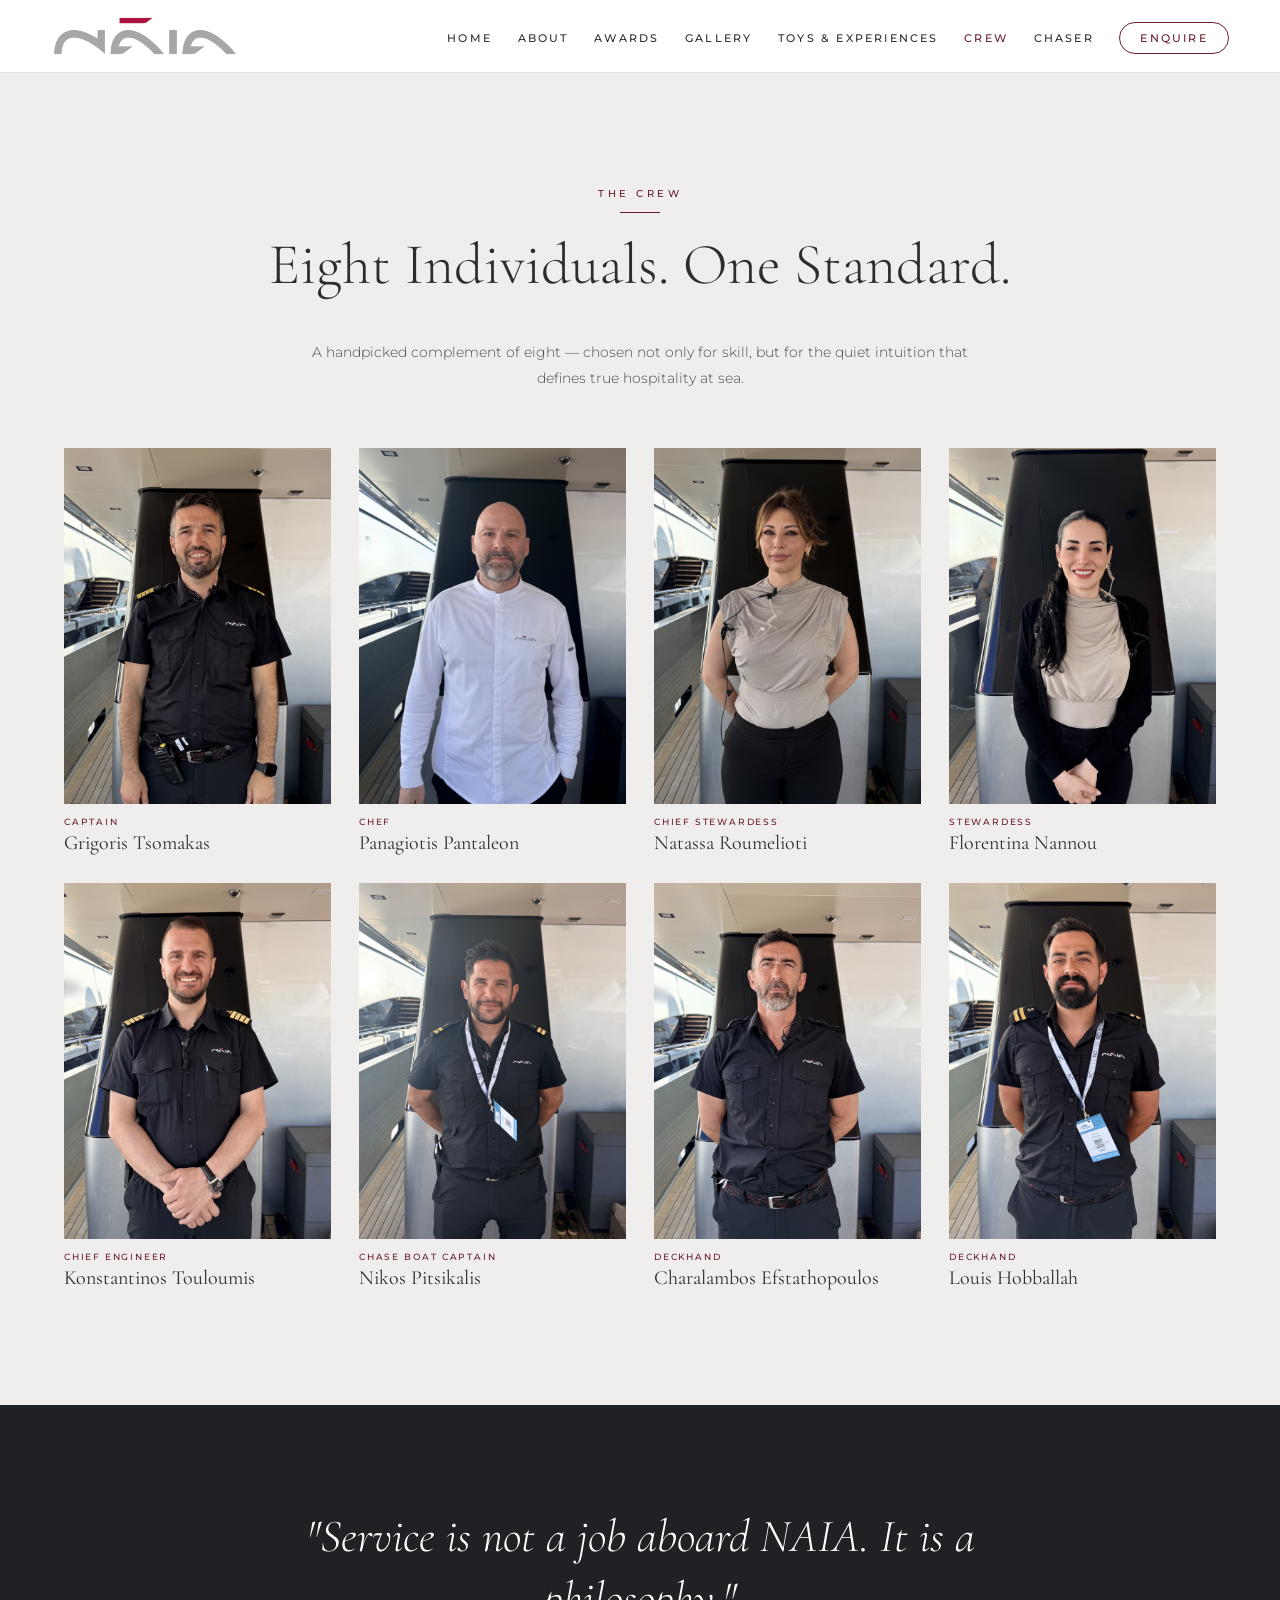
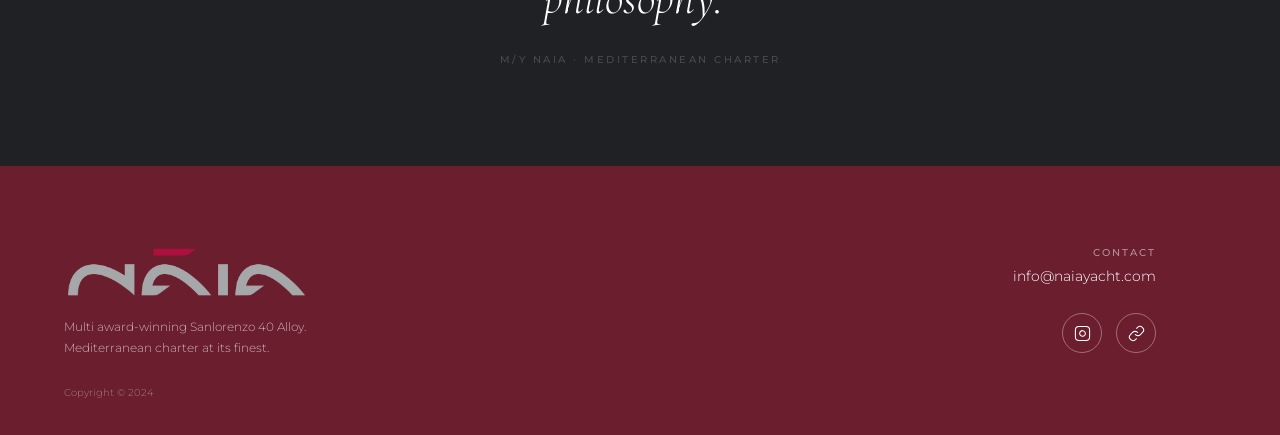
<file: crew.html>
<!DOCTYPE html>
<html lang="en">
<head>
<meta charset="UTF-8">
<meta name="viewport" content="width=device-width, initial-scale=1.0">
<title>Crew — M/Y NAIA</title>
<link rel="preconnect" href="https://fonts.googleapis.com">
<link rel="preconnect" href="https://fonts.gstatic.com" crossorigin>
<link href="https://fonts.googleapis.com/css2?family=Cormorant+Garamond:ital,wght@0,300;0,400;0,600;1,300;1,400;1,600&family=Montserrat:wght@300;400;500&display=swap" rel="stylesheet">
<link rel="stylesheet" href="style.css?v=2">
<style>
.crew-section {
  background: var(--light-grey);
  padding: clamp(70px,9vw,120px) clamp(20px,5vw,80px);
}
.crew-inner { max-width: 1200px; margin: 0 auto; }

.crew-header { text-align:center; margin-bottom:56px; }
.crew-heading {
  font-family:'Cormorant Garamond',serif;
  font-size:clamp(34px,5vw,58px); font-weight:300; color:var(--dark); margin-top:16px;
}
.crew-subtext {
  font-family:'Montserrat',sans-serif; font-style:normal; font-weight:300;
  font-size:clamp(12px,1.2vw,14px); color:var(--mid-grey);
  margin-top:40px; max-width:680px; margin-left:auto; margin-right:auto; line-height:1.85;
}

.crew-grid { display:grid; grid-template-columns:repeat(4,1fr); gap:28px; }
.crew-card { transition:transform .4s ease, box-shadow .4s ease; }
.crew-card:hover { transform:scale(1.02); box-shadow:0 8px 30px rgba(0,0,0,.12); }
.crew-portrait { width:100%; aspect-ratio:3/4; object-fit:cover; object-position:top; display:block; }
.crew-role { font-family:'Montserrat',sans-serif; font-size:9px; font-weight:500; text-transform:uppercase; letter-spacing:.2em; color:var(--burgundy); display:block; margin-top:12px; }
.crew-name { font-family:'Cormorant Garamond',serif; font-size:20px; font-weight:400; color:var(--dark); margin-top:4px; }

/* Quote strip */
.crew-quote {
  background:#1f2124;
  padding:clamp(60px,8vw,100px) clamp(20px,5vw,80px);
  text-align:center;
}
.crew-quote blockquote {
  font-family:'Cormorant Garamond',serif; font-style:italic;
  font-size:clamp(24px,4vw,46px); font-weight:300; color:var(--white);
  max-width:800px; margin:0 auto; line-height:1.35;
}
.crew-quote cite {
  display:block; font-family:'Montserrat',sans-serif; font-style:normal;
  font-size:10px; font-weight:500; text-transform:uppercase; letter-spacing:.25em;
  color:var(--mid-grey); margin-top:24px;
}

@media(max-width:900px) { .crew-grid { grid-template-columns:repeat(2,1fr); gap:20px; } }
@media(max-width:480px) { .crew-grid { grid-template-columns:repeat(2,1fr); gap:16px; } }
</style>
</head>
<body>

<header id="site-header" data-solid="true">
  <nav>
    <a href="index.html" class="nav-logo"><img src="logo.webp" alt="M/Y NAIA"></a>
    <ul class="nav-links">
      <li><a href="index.html">Home</a></li>
      <li><a href="about.html">About</a></li>
      <li><a href="awards.html">Awards</a></li>
      <li><a href="gallery.html">Gallery</a></li>
      <li><a href="toys.html">Toys &amp; Experiences</a></li>
      <li><a href="crew.html" class="active">Crew</a></li>
      <li><a href="chaser.html">Chaser</a></li>
      <li><a href="enquire.html" class="nav-enquire">Enquire</a></li>
    </ul>
    <button class="hamburger" id="hamburger" aria-label="Open menu"><span></span><span></span><span></span></button>
  </nav>
</header>

<div class="mobile-menu" id="mobile-menu">
  <button class="mobile-close" id="mobile-close">&times;</button>
  <ul class="mobile-menu-links">
    <li><a href="index.html">Home</a></li>
    <li><a href="about.html">About</a></li>
    <li><a href="awards.html">Awards</a></li>
    <li><a href="gallery.html">Gallery</a></li>
    <li><a href="toys.html">Toys &amp; Experiences</a></li>
    <li><a href="crew.html">Crew</a></li>
    <li><a href="chaser.html">Chaser</a></li>
    <li><a href="enquire.html">Enquire</a></li>
  </ul>
</div>

<div style="height:72px;"></div>
</div>

<main>
<section class="crew-section">
  <div class="crew-inner">
    <div class="crew-header">
      <span class="section-eyebrow reveal" style="--i:0">The Crew</span>
      <span class="eyebrow-line reveal" style="--i:1;margin:12px auto 0"></span>
      <h2 class="crew-heading reveal" style="--i:2">Eight Individuals. One Standard.</h2>
      <p class="crew-subtext reveal" style="--i:3">A handpicked complement of eight — chosen not only for skill, but for the quiet intuition that defines true hospitality at sea.</p>
    </div>

    <div class="crew-grid">
      <div class="crew-card reveal" style="--i:0">
        <img src="crew-captain.jpg" alt="Captain Grigoris Tsomakas" class="crew-portrait" loading="lazy" onerror="this.style.background='var(--border)'">
        <span class="crew-role">Captain</span>
        <p class="crew-name">Grigoris Tsomakas</p>
      </div>
      <div class="crew-card reveal" style="--i:1">
        <img src="crew-chef.jpg" alt="Chef Panagiotis Pantaleon" class="crew-portrait" loading="lazy" onerror="this.style.background='var(--border)'">
        <span class="crew-role">Chef</span>
        <p class="crew-name">Panagiotis Pantaleon</p>
      </div>
      <div class="crew-card reveal" style="--i:2">
        <img src="crew-chief-stew.jpg" alt="Chief Stewardess Natassa Roumelioti" class="crew-portrait" loading="lazy" onerror="this.style.background='var(--border)'">
        <span class="crew-role">Chief Stewardess</span>
        <p class="crew-name">Natassa Roumelioti</p>
      </div>
      <div class="crew-card reveal" style="--i:3">
        <img src="crew-stew.jpg" alt="Stewardess Florentina Nannou" class="crew-portrait" loading="lazy" onerror="this.style.background='var(--border)'">
        <span class="crew-role">Stewardess</span>
        <p class="crew-name">Florentina Nannou</p>
      </div>
      <div class="crew-card reveal" style="--i:4">
        <img src="crew-engineer.jpg" alt="Chief Engineer Konstantinos Touloumis" class="crew-portrait" loading="lazy" onerror="this.style.background='var(--border)'">
        <span class="crew-role">Chief Engineer</span>
        <p class="crew-name">Konstantinos Touloumis</p>
      </div>
      <div class="crew-card reveal" style="--i:5">
        <img src="crew-chaseboat.jpg" alt="Chase Boat Captain Nikos Pitsikalis" class="crew-portrait" loading="lazy" onerror="this.style.background='var(--border)'">
        <span class="crew-role">Chase Boat Captain</span>
        <p class="crew-name">Nikos Pitsikalis</p>
      </div>
      <div class="crew-card reveal" style="--i:0">
        <img src="crew-deck1.jpg" alt="Deckhand Charalambos Efstathopoulos" class="crew-portrait" loading="lazy" onerror="this.style.background='var(--border)'">
        <span class="crew-role">Deckhand</span>
        <p class="crew-name">Charalambos Efstathopoulos</p>
      </div>
      <div class="crew-card reveal" style="--i:1">
        <img src="crew-deck2.jpg" alt="Deckhand Louis Hobballah" class="crew-portrait" loading="lazy" onerror="this.style.background='var(--border)'">
        <span class="crew-role">Deckhand</span>
        <p class="crew-name">Louis Hobballah</p>
      </div>
    </div>
  </div>
</section>

<section class="crew-quote">
  <blockquote class="reveal" style="--i:0">"Service is not a job aboard NAIA. It is a philosophy."</blockquote>
  <cite class="reveal" style="--i:1">M/Y NAIA · Mediterranean Charter</cite>
</section>
</main>

<footer>
  <div class="footer-inner">
    <div class="footer-left">
      <a href="index.html"><img src="logo.webp" alt="M/Y NAIA" class="footer-logo"></a>
      <p class="footer-tagline">Multi award-winning Sanlorenzo 40 Alloy.<br>Mediterranean charter at its finest.</p>
      <p class="footer-copy">Copyright &copy; 2024</p>
    </div>
    <div class="footer-right">
      <span class="footer-contact-label">Contact</span>
      <a href="mailto:info@naiayacht.com" class="footer-email">info@naiayacht.com</a>
      <div class="footer-icons">
        <a href="https://www.instagram.com/naiayacht/" target="_blank" rel="noopener noreferrer" class="footer-icon-btn" aria-label="Instagram">
          <svg viewBox="0 0 24 24"><rect x="2" y="2" width="20" height="20" rx="5" ry="5"></rect><path d="M16 11.37A4 4 0 1 1 12.63 8 4 4 0 0 1 16 11.37z"></path><line x1="17.5" y1="6.5" x2="17.51" y2="6.5"></line></svg>
        </a>
        <a href="https://iyc.com/charter/naia-39m/" target="_blank" rel="noopener noreferrer" class="footer-icon-btn" aria-label="IYC Charter Listing">
          <svg viewBox="0 0 24 24"><path d="M10 13a5 5 0 0 0 7.54.54l3-3a5 5 0 0 0-7.07-7.07l-1.72 1.71"></path><path d="M14 11a5 5 0 0 0-7.54-.54l-3 3a5 5 0 0 0 7.07 7.07l1.71-1.71"></path></svg>
        </a>
      </div>
    </div>
  </div>
</footer>

<script src="nav.js"></script>
</body>
</html>
</file>
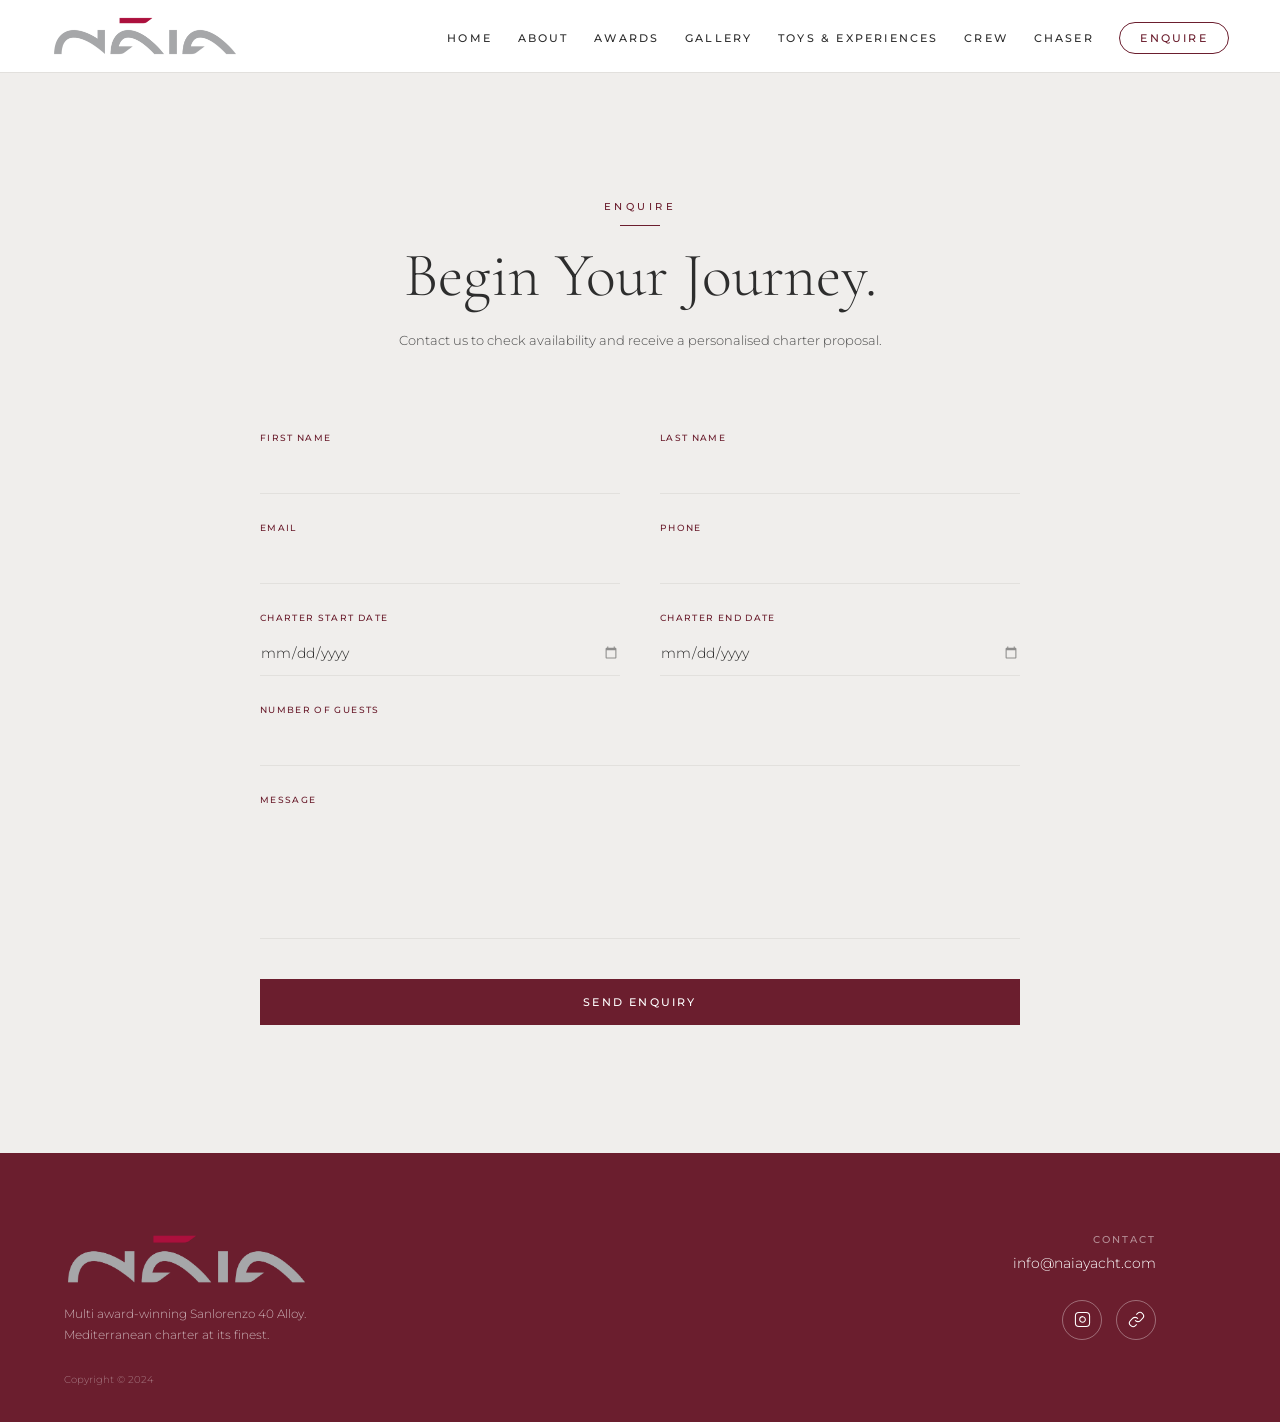
<file: enquire.html>
<!DOCTYPE html>
<html lang="en">
<head>
<meta charset="UTF-8">
<meta name="viewport" content="width=device-width, initial-scale=1.0">
<title>Enquire — M/Y NAIA</title>
<link rel="preconnect" href="https://fonts.googleapis.com">
<link rel="preconnect" href="https://fonts.gstatic.com" crossorigin>
<link href="https://fonts.googleapis.com/css2?family=Cormorant+Garamond:ital,wght@0,300;0,400;0,600;1,300;1,400;1,600&family=Montserrat:wght@300;400;500&display=swap" rel="stylesheet">
<link rel="stylesheet" href="style.css?v=2">
<style>
/* ENQUIRE PAGE */
.enquire-section {
  background: var(--light-grey);
  padding: clamp(80px,10vw,130px) clamp(24px,5vw,80px);
  min-height: calc(100vh - 72px);
  display: flex; flex-direction: column; justify-content: center;
}
.enquire-inner {
  max-width: 760px;
  margin: 0 auto;
  width: 100%;
  text-align: center;
}
.enquire-heading {
  font-family:'Cormorant Garamond',serif;
  font-size: clamp(36px,5vw,62px); font-weight:300; color:var(--dark);
  margin-top: 16px; line-height:1.1;
}
.enquire-subtext {
  font-family:'Montserrat',sans-serif; font-size:13px; font-weight:300;
  color:var(--mid-grey); line-height:1.85; margin-top:18px;
}
.enquire-form {
  display:grid; grid-template-columns:1fr 1fr; gap:28px 40px; margin-top:80px;
  text-align:left;
}
.form-field { display:flex; flex-direction:column; }
.form-field.full { grid-column:1 / -1; }
.form-field.centre { grid-column:1 / -1; display:flex; justify-content:center; margin-top:12px; }
.form-field label {
  font-family:'Montserrat',sans-serif; font-size:9px; font-weight:500;
  text-transform:uppercase; letter-spacing:.15em; color:var(--burgundy); margin-bottom:8px;
}
.form-field input,
.form-field textarea {
  background:transparent; border:none;
  border-bottom:1px solid var(--border); outline:none;
  font-family:'Montserrat',sans-serif; font-size:14px; font-weight:300;
  color:var(--dark); padding:12px 0; width:100%;
  transition:border-color .3s ease;
}
.form-field input:focus,
.form-field textarea:focus { border-bottom-color:var(--burgundy); }
.form-field input.error,
.form-field textarea.error { border-bottom-color:#c0392b; }
.field-error {
  font-family:'Montserrat',sans-serif; font-size:10px; font-weight:400;
  color:#c0392b; margin-top:6px; display:none; letter-spacing:0.05em;
}
.field-error.visible { display:block; }
.form-field textarea { resize:none; line-height:1.8; }
.form-field input[type="date"]::-webkit-calendar-picker-indicator { opacity:.4; cursor:pointer; }
.submit-btn {
  background:var(--burgundy); color:var(--white);
  font-family:'Montserrat',sans-serif; font-size:11px; font-weight:500;
  text-transform:uppercase; letter-spacing:.2em; padding:16px 60px;
  border:none; cursor:pointer; transition:opacity .3s ease;
}
.submit-btn:hover { opacity:0.85; }
.form-success { display:none; padding:40px 0; }
.form-success p { font-family:'Cormorant Garamond',serif; font-style:italic; font-size:28px; color:var(--burgundy); }
@media(max-width:640px) {
  .enquire-form { grid-template-columns:1fr; }
}
</style>
</head>
<body>

<header id="site-header" data-solid="true">
  <nav>
    <a href="index.html" class="nav-logo"><img src="logo.webp" alt="M/Y NAIA"></a>
    <ul class="nav-links">
      <li><a href="index.html">Home</a></li>
      <li><a href="about.html">About</a></li>
      <li><a href="awards.html">Awards</a></li>
      <li><a href="gallery.html">Gallery</a></li>
      <li><a href="toys.html">Toys &amp; Experiences</a></li>
      <li><a href="crew.html">Crew</a></li>
      <li><a href="chaser.html">Chaser</a></li>
      <li><a href="enquire.html" class="nav-enquire active">Enquire</a></li>
    </ul>
    <button class="hamburger" id="hamburger" aria-label="Open menu"><span></span><span></span><span></span></button>
  </nav>
</header>

<div class="mobile-menu" id="mobile-menu">
  <button class="mobile-close" id="mobile-close">&times;</button>
  <ul class="mobile-menu-links">
    <li><a href="index.html">Home</a></li>
    <li><a href="about.html">About</a></li>
    <li><a href="awards.html">Awards</a></li>
    <li><a href="gallery.html">Gallery</a></li>
    <li><a href="toys.html">Toys &amp; Experiences</a></li>
    <li><a href="crew.html">Crew</a></li>
    <li><a href="chaser.html">Chaser</a></li>
    <li><a href="enquire.html">Enquire</a></li>
  </ul>
</div>

<main>
<section class="enquire-section" style="margin-top:72px;">
  <div class="enquire-inner">

    <span class="section-eyebrow reveal" style="--i:0;display:block;text-align:center">Enquire</span>
    <span class="eyebrow-line reveal" style="--i:1;margin:12px auto 0"></span>
    <h1 class="enquire-heading reveal" style="--i:2">Begin Your Journey.</h1>
    <p class="enquire-subtext reveal" style="--i:3">Contact us to check availability and receive a personalised charter proposal.</p>

    <form class="enquire-form reveal" id="enquire-form" style="--i:4" action="https://formspree.io/f/mdaqvrev" method="POST" novalidate>
      <div class="form-field">
        <label for="first-name">First Name</label>
        <input type="text" id="first-name" name="first_name" autocomplete="given-name" placeholder=" " required>
        <span class="field-error">Please enter your first name.</span>
      </div>
      <div class="form-field">
        <label for="last-name">Last Name</label>
        <input type="text" id="last-name" name="last_name" autocomplete="family-name" placeholder=" " required>
        <span class="field-error">Please enter your last name.</span>
      </div>
      <div class="form-field">
        <label for="email">Email</label>
        <input type="email" id="email" name="email" autocomplete="email" placeholder=" " required>
        <span class="field-error">Please enter a valid email address.</span>
      </div>
      <div class="form-field">
        <label for="phone">Phone</label>
        <input type="tel" id="phone" name="phone" autocomplete="tel" placeholder=" " required>
        <span class="field-error">Please enter your phone number.</span>
      </div>
      <div class="form-field">
        <label for="start-date">Charter Start Date</label>
        <input type="date" id="start-date" name="start_date" required>
        <span class="field-error">Please select a start date.</span>
      </div>
      <div class="form-field">
        <label for="end-date">Charter End Date</label>
        <input type="date" id="end-date" name="end_date" required>
        <span class="field-error">Please select an end date.</span>
      </div>
      <div class="form-field full">
        <label for="guests">Number of Guests</label>
        <input type="number" id="guests" name="guests" min="1" max="10" placeholder=" " required>
        <span class="field-error">Please enter the number of guests.</span>
      </div>
      <div class="form-field full">
        <label for="message">Message</label>
        <textarea id="message" name="message" rows="4" placeholder=" " required></textarea>
        <span class="field-error">Please enter a message.</span>
      </div>
      <div class="form-field centre">
        <button type="submit" class="submit-btn">Send Enquiry</button>
      </div>
    </form>

    <div class="form-success" id="form-success">
      <p>Thank you. We will be in touch shortly.</p>
    </div>

  </div>
</section>
</main>

<footer>
  <div class="footer-inner">
    <div class="footer-left">
      <a href="index.html"><img src="logo.webp" alt="M/Y NAIA" class="footer-logo"></a>
      <p class="footer-tagline">Multi award-winning Sanlorenzo 40 Alloy.<br>Mediterranean charter at its finest.</p>
      <p class="footer-copy">Copyright &copy; 2024</p>
    </div>
    <div class="footer-right">
      <span class="footer-contact-label">Contact</span>
      <a href="mailto:info@naiayacht.com" class="footer-email">info@naiayacht.com</a>
      <div class="footer-icons">
        <a href="https://www.instagram.com/naiayacht/" target="_blank" rel="noopener noreferrer" class="footer-icon-btn" aria-label="Instagram">
          <svg viewBox="0 0 24 24"><rect x="2" y="2" width="20" height="20" rx="5" ry="5"></rect><path d="M16 11.37A4 4 0 1 1 12.63 8 4 4 0 0 1 16 11.37z"></path><line x1="17.5" y1="6.5" x2="17.51" y2="6.5"></line></svg>
        </a>
        <a href="https://iyc.com/charter/naia-39m/" target="_blank" rel="noopener noreferrer" class="footer-icon-btn" aria-label="IYC Charter Listing">
          <svg viewBox="0 0 24 24"><path d="M10 13a5 5 0 0 0 7.54.54l3-3a5 5 0 0 0-7.07-7.07l-1.72 1.71"></path><path d="M14 11a5 5 0 0 0-7.54-.54l-3 3a5 5 0 0 0 7.07 7.07l1.71-1.71"></path></svg>
        </a>
      </div>
    </div>
  </div>
</footer>

<script src="nav.js"></script>
<script>
var form = document.getElementById('enquire-form');

function validateField(input) {
  var err = input.parentElement.querySelector('.field-error');
  if (!input.checkValidity()) {
    input.classList.add('error');
    if (err) err.classList.add('visible');
    return false;
  } else {
    input.classList.remove('error');
    if (err) err.classList.remove('visible');
    return true;
  }
}

// Clear error as soon as field is filled
form.querySelectorAll('input, textarea').forEach(function(el){
  el.addEventListener('input', function(){ validateField(el); });
});

form.addEventListener('submit', function(e){
  e.preventDefault();

  var fields = form.querySelectorAll('input, textarea');
  var valid = true;
  fields.forEach(function(el){
    if (!validateField(el)) valid = false;
  });

  if (!valid) return;

  var btn = form.querySelector('.submit-btn');
  btn.textContent = 'Sending…';
  btn.disabled = true;

  fetch(form.action, {
    method: 'POST',
    body: new FormData(form),
    headers: { 'Accept': 'application/json' }
  }).then(function(response){
    if (response.ok) {
      form.style.display = 'none';
      var s = document.getElementById('form-success');
      s.style.display = 'block';
      s.style.opacity = '0';
      requestAnimationFrame(function(){
        s.style.transition = 'opacity .6s ease';
        s.style.opacity = '1';
      });
    } else {
      btn.textContent = 'Send Enquiry';
      btn.disabled = false;
      alert('Something went wrong. Please try again or email us directly.');
    }
  }).catch(function(){
    btn.textContent = 'Send Enquiry';
    btn.disabled = false;
    alert('Something went wrong. Please try again or email us directly.');
  });
});
</script>
</body>
</html>
</file>
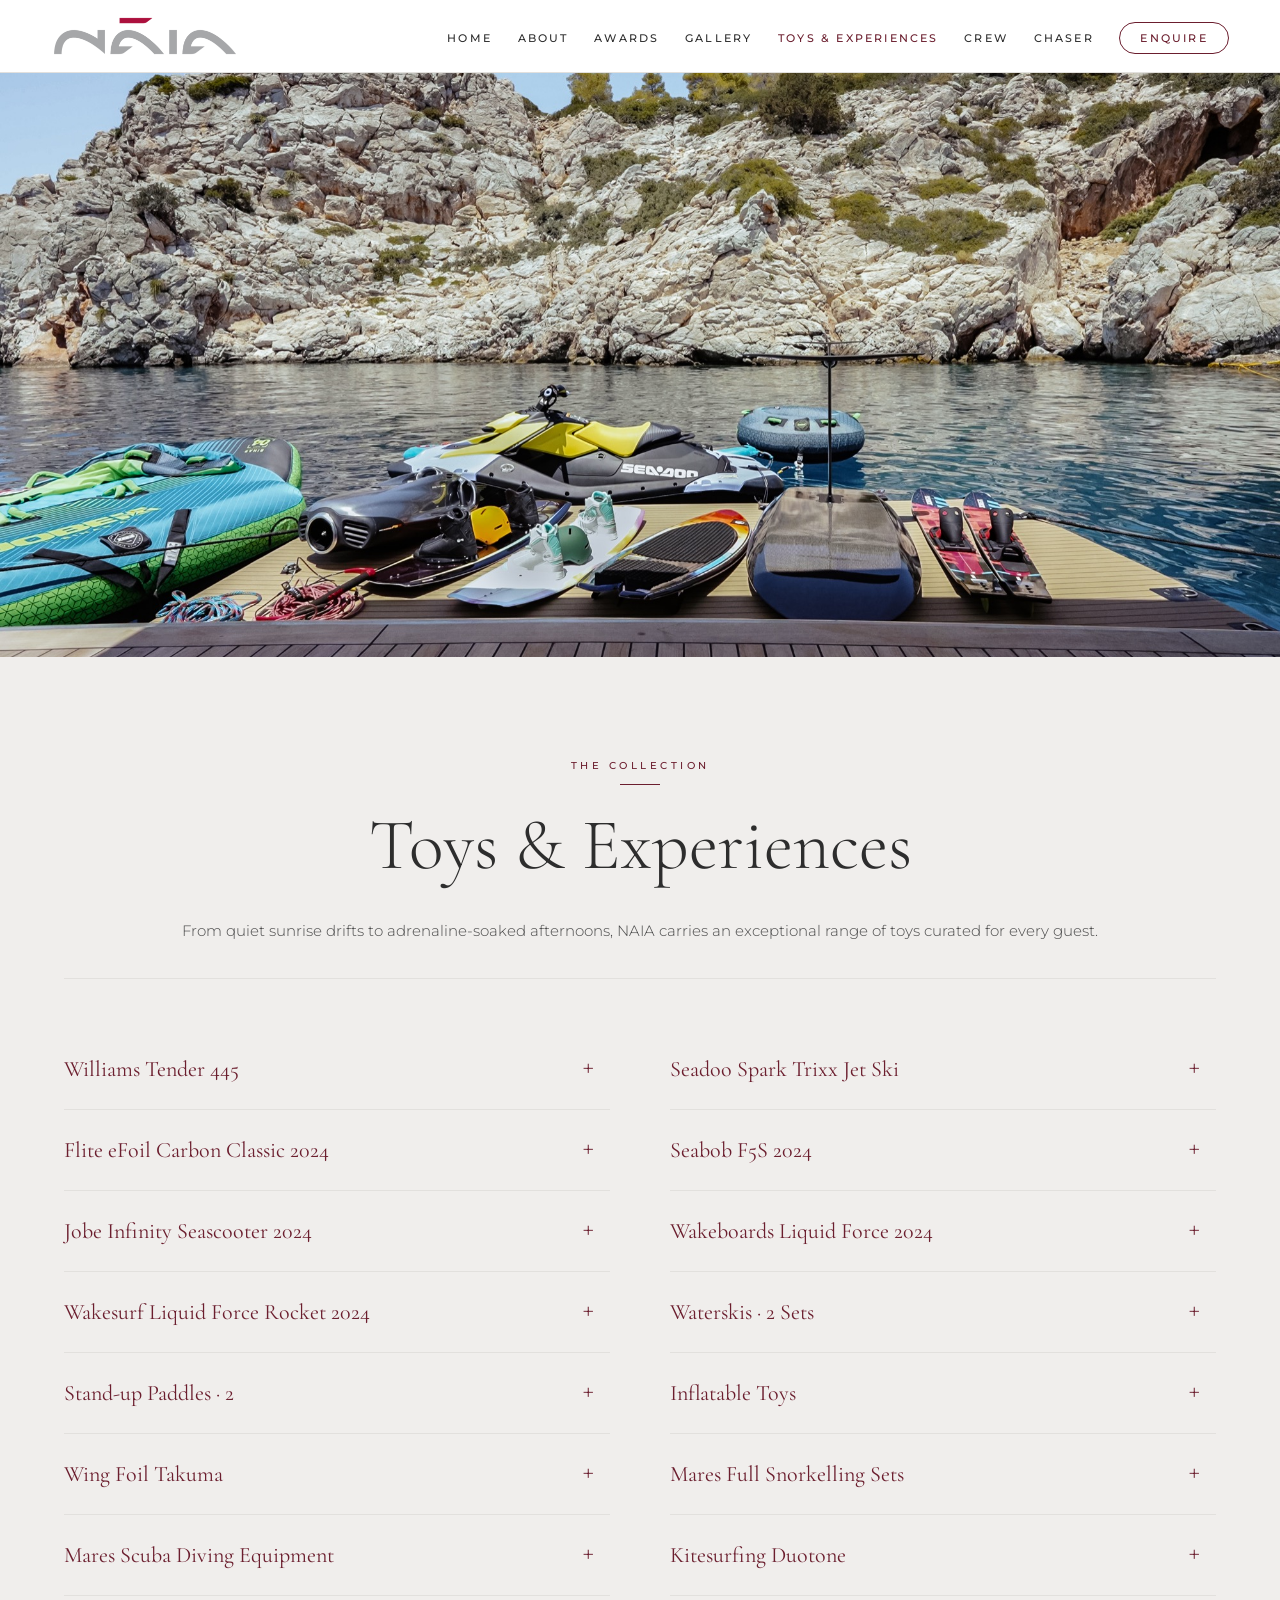
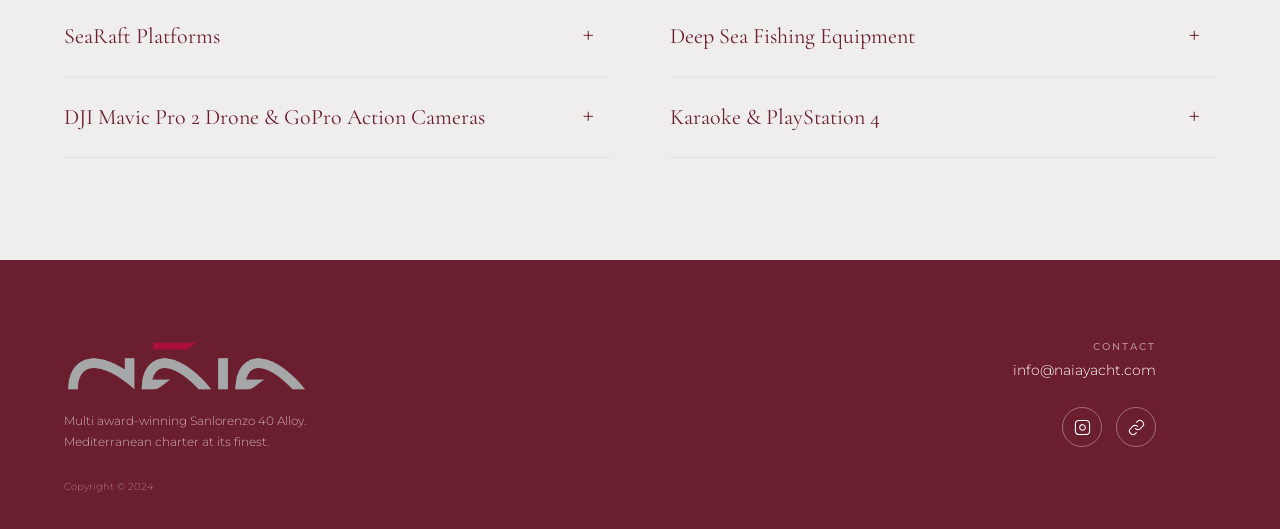
<file: toys.html>
<!DOCTYPE html>
<html lang="en">
<head>
<meta charset="UTF-8">
<meta name="viewport" content="width=device-width, initial-scale=1.0">
<title>Toys &amp; Experiences — M/Y NAIA</title>
<link rel="preconnect" href="https://fonts.googleapis.com">
<link rel="preconnect" href="https://fonts.gstatic.com" crossorigin>
<link href="https://fonts.googleapis.com/css2?family=Cormorant+Garamond:ital,wght@0,300;0,400;0,600;1,300;1,400;1,600&family=Montserrat:wght@300;400;500&display=swap" rel="stylesheet">
<link rel="stylesheet" href="style.css?v=2">
<style>
.toys-hero-img { width:100%; max-height:65vh; object-fit:cover; display:block; margin-top:72px; }

.toys-section {
  background:var(--light-grey);
  padding:clamp(60px,8vw,110px) clamp(20px,5vw,80px);
}
.toys-inner { max-width:1200px; margin:0 auto; }
#accordion { display:grid; grid-template-columns:1fr 1fr; gap:0 60px; }
@media(max-width:768px){ #accordion { grid-template-columns:1fr; } }

.toys-heading {
  font-family:'Cormorant Garamond',serif;
  font-size:clamp(38px,6vw,72px); font-weight:300; color:var(--dark);
  margin-top:16px; text-align:center;
}
.toys-intro {
  font-family:'Montserrat',sans-serif; font-size:clamp(13px,1.3vw,15px);
  font-weight:300; color:var(--mid-grey); line-height:1.9;
  text-align:center; margin-top:28px;
}
#accordion { margin-top:50px; }

/* Accordion */
.accordion-item { border-bottom:1px solid var(--border); }
.accordion-trigger {
  display:flex; align-items:center; justify-content:space-between;
  width:100%; padding:18px 0; background:none; border:none;
  cursor:pointer; text-align:left; min-height:56px;
}
.accordion-name { font-family:'Cormorant Garamond',serif; font-size:22px; font-weight:400; color:var(--burgundy); }
.accordion-icon {
  font-size:22px; color:var(--burgundy); font-weight:300;
  font-family:'Montserrat',sans-serif; flex-shrink:0;
  width:44px; height:44px; display:flex; align-items:center; justify-content:center;
}
.accordion-body { max-height:0; overflow:hidden; transition:max-height .4s ease; }
.accordion-item.open .accordion-body { max-height:500px; }
.accordion-desc {
  font-family:'Montserrat',sans-serif; font-size:13px; font-weight:300;
  color:var(--mid-grey); line-height:1.85; padding:4px 0 20px;
}
</style>
</head>
<body>

<header id="site-header" data-solid="true">
  <nav>
    <a href="index.html" class="nav-logo"><img src="logo.webp" alt="M/Y NAIA"></a>
    <ul class="nav-links">
      <li><a href="index.html">Home</a></li>
      <li><a href="about.html">About</a></li>
      <li><a href="awards.html">Awards</a></li>
      <li><a href="gallery.html">Gallery</a></li>
      <li><a href="toys.html" class="active">Toys &amp; Experiences</a></li>
      <li><a href="crew.html">Crew</a></li>
      <li><a href="chaser.html">Chaser</a></li>
      <li><a href="enquire.html" class="nav-enquire">Enquire</a></li>
    </ul>
    <button class="hamburger" id="hamburger" aria-label="Open menu"><span></span><span></span><span></span></button>
  </nav>
</header>

<div class="mobile-menu" id="mobile-menu">
  <button class="mobile-close" id="mobile-close">&times;</button>
  <ul class="mobile-menu-links">
    <li><a href="index.html">Home</a></li>
    <li><a href="about.html">About</a></li>
    <li><a href="awards.html">Awards</a></li>
    <li><a href="gallery.html">Gallery</a></li>
    <li><a href="toys.html">Toys &amp; Experiences</a></li>
    <li><a href="crew.html">Crew</a></li>
    <li><a href="chaser.html">Chaser</a></li>
    <li><a href="enquire.html">Enquire</a></li>
  </ul>
</div>

<img src="toys.jpg" alt="Toys and Experiences" class="toys-hero-img" loading="lazy" onerror="this.style.display='none'">

<main>
<section class="toys-section">
  <div class="toys-inner">
    <span class="section-eyebrow reveal" style="--i:0;display:block;text-align:center">The Collection</span>
    <span class="eyebrow-line reveal" style="--i:1;margin:12px auto 0"></span>
    <h1 class="toys-heading reveal" style="--i:2">Toys &amp; Experiences</h1>
    <p class="toys-intro reveal" style="--i:3">From quiet sunrise drifts to adrenaline-soaked afternoons, NAIA carries an exceptional range of toys curated for every guest.</p>
    <hr class="section-rule reveal" style="--i:4">

    <div id="accordion">

      <div class="accordion-item reveal" style="--i:0">
        <button class="accordion-trigger" aria-expanded="false">
          <span class="accordion-name">Williams Tender 445</span>
          <span class="accordion-icon">+</span>
        </button>
        <div class="accordion-body"><p class="accordion-desc">A high-performance, elegantly refitted diesel jet tender that combines speed and luxury, perfect for quick transfers and exploring shallow waters.</p></div>
      </div>

      <div class="accordion-item reveal" style="--i:1">
        <button class="accordion-trigger" aria-expanded="false">
          <span class="accordion-name">Seadoo Spark Trixx Jet Ski</span><span class="accordion-icon">+</span>
        </button>
        <div class="accordion-body"><p class="accordion-desc">Experience adrenaline-pumping speed on the water with the Seadoo Trixx jet ski, offering unmatched agility and fun for water sports enthusiasts.</p></div>
      </div>

      <div class="accordion-item reveal" style="--i:2">
        <button class="accordion-trigger" aria-expanded="false">
          <span class="accordion-name">Flite eFoil Carbon Classic 2024</span><span class="accordion-icon">+</span>
        </button>
        <div class="accordion-body"><p class="accordion-desc">Glide above the water with this cutting-edge eFoil, offering a seamless blend of technology and design for an exhilarating ride.</p></div>
      </div>

      <div class="accordion-item reveal" style="--i:3">
        <button class="accordion-trigger" aria-expanded="false">
          <span class="accordion-name">Seabob F5S 2024</span><span class="accordion-icon">+</span>
        </button>
        <div class="accordion-body"><p class="accordion-desc">Dive into the water like never before with this high-thrust underwater scooter, perfect for exploring marine life with ease and agility.</p></div>
      </div>

      <div class="accordion-item reveal" style="--i:4">
        <button class="accordion-trigger" aria-expanded="false">
          <span class="accordion-name">Jobe Infinity Seascooter 2024</span><span class="accordion-icon">+</span>
        </button>
        <div class="accordion-body"><p class="accordion-desc">Stay tuned for the latest addition to our scooter collection, promising top-tier performance and style.</p></div>
      </div>

      <div class="accordion-item reveal" style="--i:5">
        <button class="accordion-trigger" aria-expanded="false">
          <span class="accordion-name">Wakeboards Liquid Force 2024</span><span class="accordion-icon">+</span>
        </button>
        <div class="accordion-body"><p class="accordion-desc">Catch waves and perform tricks with our new selection of top-brand wakeboards. Featuring two boards — the Angel for women and the Trip for men — each offers a tailored ride for every style and skill level.</p></div>
      </div>

      <div class="accordion-item reveal" style="--i:0">
        <button class="accordion-trigger" aria-expanded="false">
          <span class="accordion-name">Wakesurf Liquid Force Rocket 2024</span><span class="accordion-icon">+</span>
        </button>
        <div class="accordion-body"><p class="accordion-desc">Surf the boat's wake with these cutting-edge boards, offering exceptional control and agility for a thrilling surf experience.</p></div>
      </div>

      <div class="accordion-item reveal" style="--i:1">
        <button class="accordion-trigger" aria-expanded="false">
          <span class="accordion-name">Waterskis · 2 Sets</span><span class="accordion-icon">+</span>
        </button>
        <div class="accordion-body"><p class="accordion-desc">Enjoy the water with our versatile sets of waterskis, designed for both men and women, catering to beginners and experienced skiers of all ages.</p></div>
      </div>

      <div class="accordion-item reveal" style="--i:2">
        <button class="accordion-trigger" aria-expanded="false">
          <span class="accordion-name">Stand-up Paddles · 2</span><span class="accordion-icon">+</span>
        </button>
        <div class="accordion-body"><p class="accordion-desc">Explore the tranquility of the sea with our stand-up paddle boards (Brabus, Jobe, Fanatic), combining stability and performance for paddlers of all levels.</p></div>
      </div>

      <div class="accordion-item reveal" style="--i:3">
        <button class="accordion-trigger" aria-expanded="false">
          <span class="accordion-name">Inflatable Toys</span><span class="accordion-icon">+</span>
        </button>
        <div class="accordion-body"><p class="accordion-desc">Add fun to your water activities with our range of inflatable toys (Brabus, Jobe), designed for maximum enjoyment.</p></div>
      </div>

      <div class="accordion-item reveal" style="--i:4">
        <button class="accordion-trigger" aria-expanded="false">
          <span class="accordion-name">Wing Foil Takuma</span><span class="accordion-icon">+</span>
        </button>
        <div class="accordion-body"><p class="accordion-desc">Experience the latest in foil technology with this innovative wing e-Foil, offering an unparalleled sensation of flying over water.</p></div>
      </div>

      <div class="accordion-item reveal" style="--i:5">
        <button class="accordion-trigger" aria-expanded="false">
          <span class="accordion-name">Mares Full Snorkelling Sets</span><span class="accordion-icon">+</span>
        </button>
        <div class="accordion-body"><p class="accordion-desc">Discover underwater wonders with our complete snorkelling sets, featuring top-quality gear for crystal-clear vision and comfort.</p></div>
      </div>

      <div class="accordion-item reveal" style="--i:0">
        <button class="accordion-trigger" aria-expanded="false">
          <span class="accordion-name">Mares Scuba Diving Equipment</span><span class="accordion-icon">+</span>
        </button>
        <div class="accordion-body"><p class="accordion-desc">Explore the depths of the sea with the finest scuba diving equipment, along with the Coltri diving compressor, ensuring safety and performance for divers of all levels.</p></div>
      </div>

      <div class="accordion-item reveal" style="--i:1">
        <button class="accordion-trigger" aria-expanded="false">
          <span class="accordion-name">Kitesurfing Duotone</span><span class="accordion-icon">+</span>
        </button>
        <div class="accordion-body"><p class="accordion-desc">Surf the waves with exceptional kiteboards from Duotone. A full range of Duotone kites (6m, 9m, 11m, 14m) is available, allowing you to enjoy a session in a variety of wind conditions.</p></div>
      </div>

      <div class="accordion-item reveal" style="--i:2">
        <button class="accordion-trigger" aria-expanded="false">
          <span class="accordion-name">SeaRaft Platforms</span><span class="accordion-icon">+</span>
        </button>
        <div class="accordion-body"><p class="accordion-desc">Expand your on-water real estate with two SeaRaft platforms — a standard 4 × 2m and a larger T-shape — both stable and versatile, perfect for sunbathing, yoga, or as a launch pad for water sports.</p></div>
      </div>

      <div class="accordion-item reveal" style="--i:3">
        <button class="accordion-trigger" aria-expanded="false">
          <span class="accordion-name">Deep Sea Fishing Equipment</span><span class="accordion-icon">+</span>
        </button>
        <div class="accordion-body"><p class="accordion-desc">Equip yourself with the latest fishing gear, designed for anglers seeking the ultimate catch with precision and ease.</p></div>
      </div>

      <div class="accordion-item reveal" style="--i:4">
        <button class="accordion-trigger" aria-expanded="false">
          <span class="accordion-name">DJI Mavic Pro 2 Drone &amp; GoPro Action Cameras</span><span class="accordion-icon">+</span>
        </button>
        <div class="accordion-body"><p class="accordion-desc">Our crew is certified to fly drones and, along with a top-notch selection of action cameras, will capture all your magic moments onboard to create a memorable video delivered to you at the end of your cruise.</p></div>
      </div>

      <div class="accordion-item reveal" style="--i:5">
        <button class="accordion-trigger" aria-expanded="false">
          <span class="accordion-name">Karaoke &amp; PlayStation 4</span><span class="accordion-icon">+</span>
        </button>
        <div class="accordion-body"><p class="accordion-desc">For evenings onboard, NAIA offers a full karaoke setup and a PlayStation 4 — perfect for unwinding after a day on the water, whether you're competing with friends or simply relaxing in style.</p></div>
      </div>

    </div>
  </div>
</section>
</main>

<footer>
  <div class="footer-inner">
    <div class="footer-left">
      <a href="index.html"><img src="logo.webp" alt="M/Y NAIA" class="footer-logo"></a>
      <p class="footer-tagline">Multi award-winning Sanlorenzo 40 Alloy.<br>Mediterranean charter at its finest.</p>
      <p class="footer-copy">Copyright &copy; 2024</p>
    </div>
    <div class="footer-right">
      <span class="footer-contact-label">Contact</span>
      <a href="mailto:info@naiayacht.com" class="footer-email">info@naiayacht.com</a>
      <div class="footer-icons">
        <a href="https://www.instagram.com/naiayacht/" target="_blank" rel="noopener noreferrer" class="footer-icon-btn" aria-label="Instagram">
          <svg viewBox="0 0 24 24"><rect x="2" y="2" width="20" height="20" rx="5" ry="5"></rect><path d="M16 11.37A4 4 0 1 1 12.63 8 4 4 0 0 1 16 11.37z"></path><line x1="17.5" y1="6.5" x2="17.51" y2="6.5"></line></svg>
        </a>
        <a href="https://iyc.com/charter/naia-39m/" target="_blank" rel="noopener noreferrer" class="footer-icon-btn" aria-label="IYC Charter Listing">
          <svg viewBox="0 0 24 24"><path d="M10 13a5 5 0 0 0 7.54.54l3-3a5 5 0 0 0-7.07-7.07l-1.72 1.71"></path><path d="M14 11a5 5 0 0 0-7.54-.54l-3 3a5 5 0 0 0 7.07 7.07l1.71-1.71"></path></svg>
        </a>
      </div>
    </div>
  </div>
</footer>

<script src="nav.js"></script>
<script>
(function(){
  var items = document.querySelectorAll('.accordion-item');
  items.forEach(function(item){
    item.querySelector('.accordion-trigger').addEventListener('click', function(){
      var wasOpen = item.classList.contains('open');
      items.forEach(function(i){
        i.classList.remove('open');
        i.querySelector('.accordion-icon').textContent = '+';
        i.querySelector('.accordion-trigger').setAttribute('aria-expanded','false');
      });
      if(!wasOpen){
        item.classList.add('open');
        item.querySelector('.accordion-icon').textContent = '−';
        item.querySelector('.accordion-trigger').setAttribute('aria-expanded','true');
      }
    });
  });
})();
</script>
</body>
</html>
</file>
<file: style.css>
/* =============================================
   RESET & ROOT
============================================= */
*, *::before, *::after { box-sizing: border-box; margin: 0; padding: 0; }

:root {
  --white: #FFFFFF;
  --light-grey: #F0EEEC;
  --burgundy: #6B1E2E;
  --deep-burgundy: #6B1E2E;
  --dark: #2D2D2D;
  --mid-grey: #4A4A4A;
  --border: #E2E0DD;
}

html { scroll-behavior: smooth; overflow-x: hidden; }

body {
  overflow-x: hidden;
  font-family: 'Montserrat', sans-serif;
  font-weight: 300;
  color: var(--dark);
  background: var(--white);
  -webkit-font-smoothing: antialiased;
}

img { max-width: 100%; height: auto; display: block; }
a { text-decoration: none; color: inherit; }

/* =============================================
   REVEAL ANIMATIONS
============================================= */
.reveal {
  opacity: 0;
  transform: translateY(24px);
  transition: opacity 0.75s ease, transform 0.75s ease;
  transition-delay: calc(var(--i, 0) * 0.1s);
}
.reveal.visible { opacity: 1; transform: translateY(0); }

/* =============================================
   NAVIGATION
============================================= */
header {
  position: fixed;
  top: 0; left: 0;
  width: 100%;
  z-index: 900;
  transition: background 0.4s ease, border-color 0.4s ease;
  border-bottom: 1px solid transparent;
}
header.scrolled {
  background: var(--white);
  border-bottom-color: var(--border);
  box-shadow: 0 2px 20px rgba(0,0,0,0.06);
}
header.solid {
  background: var(--white);
  border-bottom-color: var(--border);
}

nav {
  display: flex;
  align-items: center;
  justify-content: space-between;
  padding: 0 clamp(20px, 4vw, 60px);
  height: 72px;
  width: 100%;
}

.nav-logo img {
  height: 40px;
  width: auto;
  transition: filter 0.4s ease;
}
/* No filter at all — always show the real logo colours */

.nav-links {
  display: flex;
  align-items: center;
  gap: clamp(14px, 2vw, 32px);
  list-style: none;
}
.nav-links a {
  font-family: 'Montserrat', sans-serif;
  font-size: 11px;
  font-weight: 500;
  text-transform: uppercase;
  letter-spacing: 0.2em;
  color: var(--white);
  position: relative;
  padding-bottom: 4px;
  transition: color 0.3s ease;
  white-space: nowrap;
}
header.scrolled .nav-links a,
header.solid .nav-links a { color: var(--dark); }

.nav-links a::after {
  content: '';
  position: absolute;
  bottom: 0; left: 0;
  width: 100%; height: 1px;
  background: var(--burgundy);
  transform: scaleX(0);
  transform-origin: left;
  transition: transform 0.3s ease;
}
.nav-links a:hover::after { transform: scaleX(1); }
.nav-links a:hover,
header.scrolled .nav-links a:hover,
header.solid .nav-links a:hover { color: var(--burgundy); }

.nav-links a.active { color: var(--burgundy); }
header.solid .nav-links a.active { color: var(--burgundy); }

.nav-enquire {
  border: 1px solid var(--burgundy) !important;
  color: var(--burgundy) !important;
  padding: 8px 20px !important;
  border-radius: 50px;
  transition: background 0.3s ease, color 0.3s ease !important;
}
.nav-enquire::after { display: none !important; }
.nav-enquire:hover { background: var(--burgundy) !important; color: var(--white) !important; }

/* Hamburger */
.hamburger {
  display: none;
  flex-direction: column;
  justify-content: center;
  gap: 5px;
  width: 44px; height: 44px;
  cursor: pointer;
  background: none; border: none;
  padding: 10px;
}
.hamburger span {
  display: block;
  width: 22px; height: 1.5px;
  background: var(--white);
  transition: background 0.3s ease;
}
header.scrolled .hamburger span,
header.solid .hamburger span { background: var(--dark); }

/* Mobile overlay */
.mobile-menu {
  position: fixed; inset: 0;
  background: var(--white);
  z-index: 999;
  display: flex;
  flex-direction: column;
  align-items: center;
  justify-content: center;
  opacity: 0;
  pointer-events: none;
  transition: opacity 0.35s ease;
}
.mobile-menu.open { opacity: 1; pointer-events: all; }

.mobile-menu-links { list-style: none; text-align: center; }
.mobile-menu-links li {
  opacity: 0;
  transform: translateY(12px);
  transition: opacity 0.35s ease, transform 0.35s ease;
}
.mobile-menu.open .mobile-menu-links li { opacity: 1; transform: translateY(0); }
.mobile-menu.open .mobile-menu-links li:nth-child(1) { transition-delay: 0.05s; }
.mobile-menu.open .mobile-menu-links li:nth-child(2) { transition-delay: 0.10s; }
.mobile-menu.open .mobile-menu-links li:nth-child(3) { transition-delay: 0.15s; }
.mobile-menu.open .mobile-menu-links li:nth-child(4) { transition-delay: 0.20s; }
.mobile-menu.open .mobile-menu-links li:nth-child(5) { transition-delay: 0.25s; }
.mobile-menu.open .mobile-menu-links li:nth-child(6) { transition-delay: 0.30s; }
.mobile-menu.open .mobile-menu-links li:nth-child(7) { transition-delay: 0.35s; }
.mobile-menu.open .mobile-menu-links li:nth-child(8) { transition-delay: 0.40s; }
.mobile-menu-links a {
  font-family: 'Cormorant Garamond', serif;
  font-size: clamp(32px, 6vw, 42px);
  font-weight: 400;
  color: var(--dark);
  display: block;
  padding: 8px 0;
}
.mobile-menu-links a:hover { color: var(--burgundy); }
.mobile-close {
  position: absolute; top: 20px; right: 20px;
  width: 44px; height: 44px;
  background: none; border: none;
  font-size: 28px; color: var(--dark);
  cursor: pointer;
  display: flex; align-items: center; justify-content: center;
}

/* =============================================
   PAGE HERO BANNER (interior pages)
============================================= */
.page-hero {
  position: relative;
  height: 55vh;
  min-height: 380px;
  background-size: cover;
  background-position: center;
  background-repeat: no-repeat;
  display: flex;
  align-items: flex-end;
  padding: clamp(40px, 6vw, 80px) clamp(20px, 5vw, 80px);
}
.page-hero::after {
  content: '';
  position: absolute; inset: 0;
  background: linear-gradient(to bottom, rgba(0,0,0,0.1) 0%, rgba(0,0,0,0.65) 100%);
}
.page-hero-content {
  position: relative; z-index: 1;
}
.page-hero-eyebrow {
  font-family: 'Montserrat', sans-serif;
  font-size: 10px;
  font-weight: 500;
  text-transform: uppercase;
  letter-spacing: 0.4em;
  color: rgba(255,255,255,0.7);
  display: block;
  margin-bottom: 12px;
}
.page-hero-title {
  font-family: 'Cormorant Garamond', serif;
  font-size: clamp(44px, 7vw, 90px);
  font-weight: 300;
  color: var(--white);
  line-height: 1;
}
.page-hero-subtitle {
  font-family: 'Cormorant Garamond', serif;
  font-style: italic;
  font-size: clamp(16px, 2vw, 22px);
  color: rgba(255,255,255,0.8);
  margin-top: 10px;
}

/* =============================================
   SHARED TYPOGRAPHY HELPERS
============================================= */
.section-eyebrow {
  font-family: 'Montserrat', sans-serif;
  font-size: 10px;
  font-weight: 500;
  text-transform: uppercase;
  letter-spacing: 0.35em;
  color: var(--burgundy);
  display: block;
}
.eyebrow-line {
  display: block;
  width: 40px; height: 1px;
  background: var(--burgundy);
  margin-top: 12px;
}
.section-rule {
  border: none;
  border-top: 1px solid var(--border);
  margin: 32px 0;
}

/* =============================================
   FOOTER
============================================= */
footer {
  background: var(--burgundy);
  padding: clamp(50px,7vw,80px) clamp(24px,5vw,80px) 36px;
}
.footer-inner {
  width: 100%;
  display: grid;
  grid-template-columns: 1fr 1fr;
  gap: 40px;
  align-items: start;
}
/* Left column */
.footer-left {}
.footer-logo {
  height: 52px;
  width: auto;
  /* No filter — show original logo colours */
}
.footer-tagline {
  font-family: 'Montserrat', sans-serif;
  font-size: 12px;
  font-weight: 300;
  color: rgba(255,255,255,0.65);
  margin-top: 18px;
  line-height: 1.75;
  max-width: 320px;
}
.footer-copy {
  font-family: 'Montserrat', sans-serif;
  font-size: 10px;
  font-weight: 300;
  color: rgba(255,255,255,0.4);
  margin-top: 28px;
}
/* Right column */
.footer-right { text-align: right; padding-right: 60px; }
.footer-contact-label {
  font-family: 'Montserrat', sans-serif;
  font-size: 10px;
  font-weight: 500;
  text-transform: uppercase;
  letter-spacing: 0.2em;
  color: rgba(255,255,255,0.5);
  display: block;
  margin-bottom: 8px;
}
.footer-email {
  font-family: 'Montserrat', sans-serif;
  font-size: 14px;
  font-weight: 300;
  color: var(--white);
  transition: opacity 0.3s ease;
  display: block;
  margin-bottom: 28px;
}
.footer-email:hover { opacity: 0.75; }
.footer-icons {
  display: flex;
  justify-content: flex-end;
  gap: 14px;
  margin-top: 8px;
}
.footer-icon-btn {
  width: 40px;
  height: 40px;
  border-radius: 50%;
  border: 1px solid rgba(255,255,255,0.35);
  display: flex;
  align-items: center;
  justify-content: center;
  color: var(--white);
  transition: border-color 0.3s ease, background 0.3s ease;
  background: transparent;
}
.footer-icon-btn:hover {
  border-color: var(--white);
  background: rgba(255,255,255,0.1);
}
.footer-icon-btn svg {
  width: 17px;
  height: 17px;
  fill: none;
  stroke: var(--white);
  stroke-width: 1.5;
}

/* Mobile: stack */
@media (max-width: 600px) {
  .footer-inner { grid-template-columns: 1fr; }
  .footer-right { text-align: left; }
  .footer-icons { justify-content: flex-start; }
}

/* =============================================
   RESPONSIVE NAV
============================================= */
@media (max-width: 900px) {
  .nav-links { display: none; }
  .hamburger { display: flex; }
}
@media (max-width: 600px) {
  footer { padding: 50px 24px 30px; }
}
</file>
